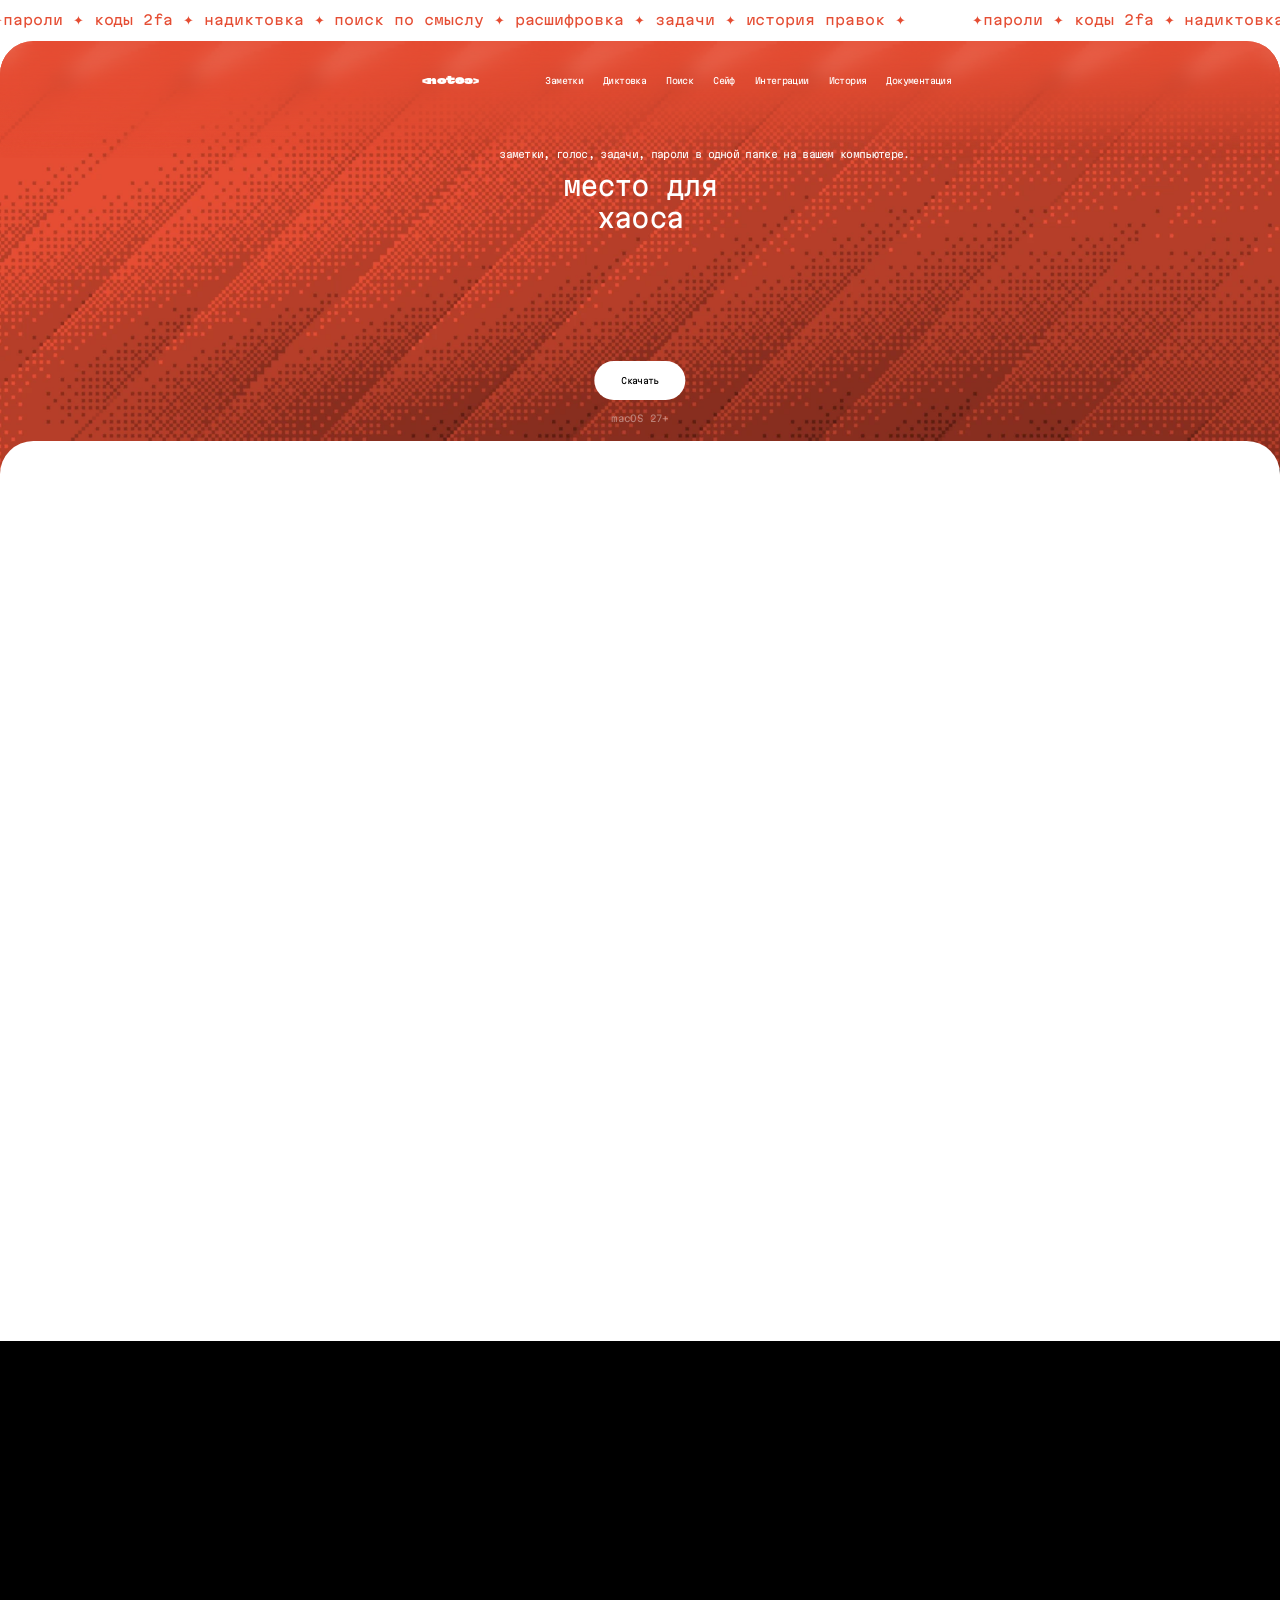
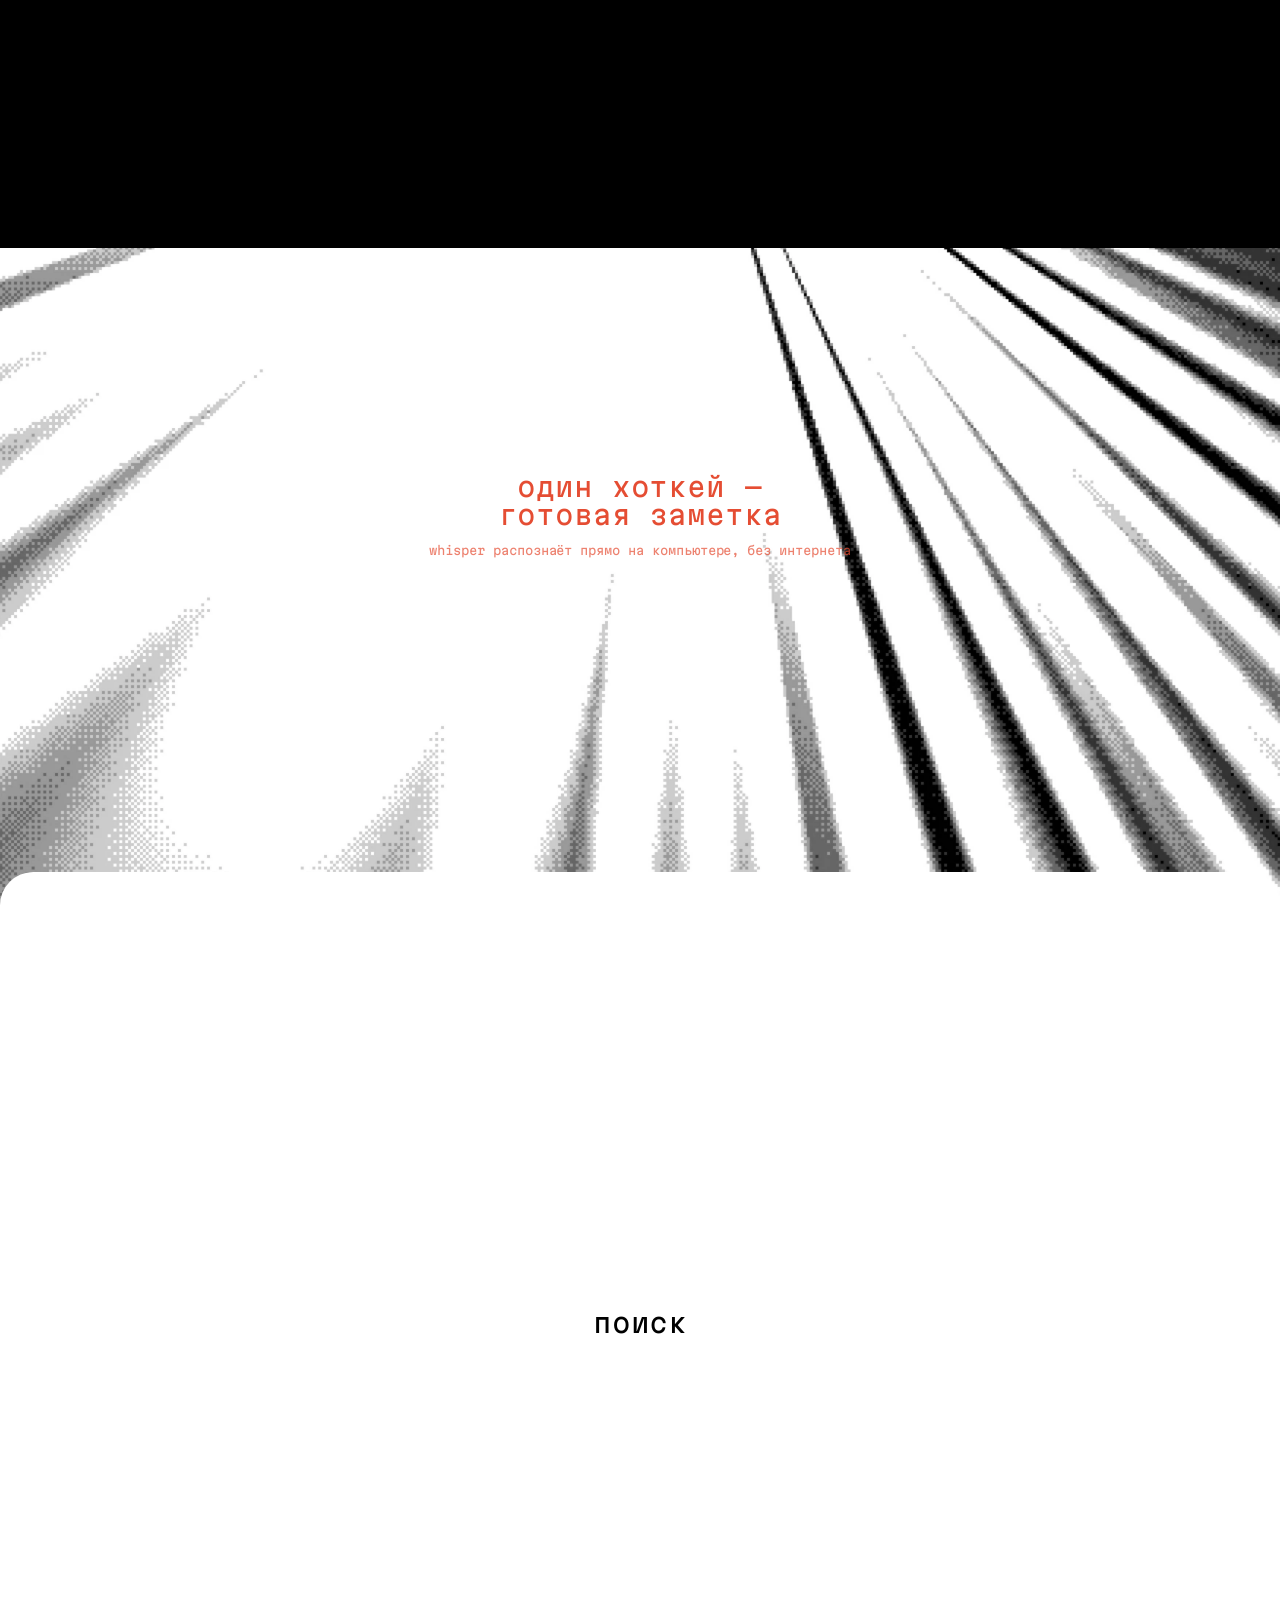
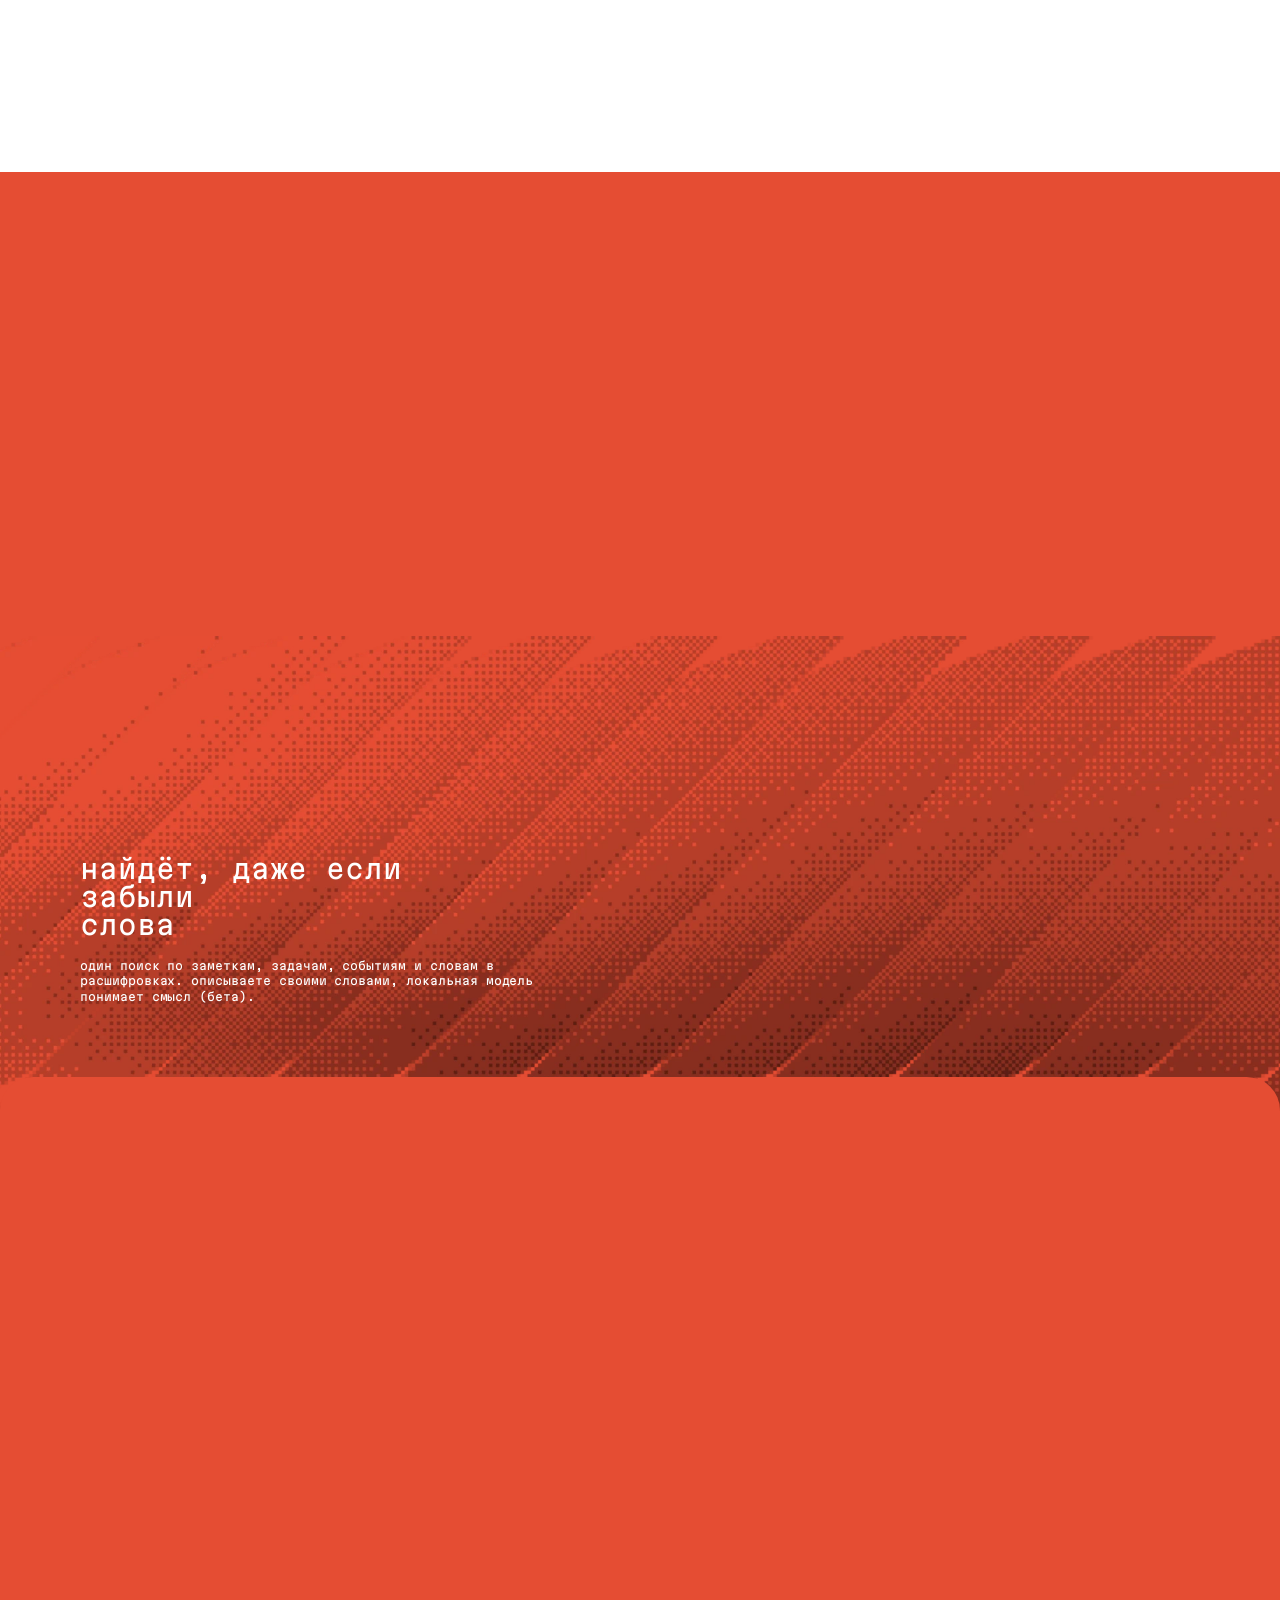
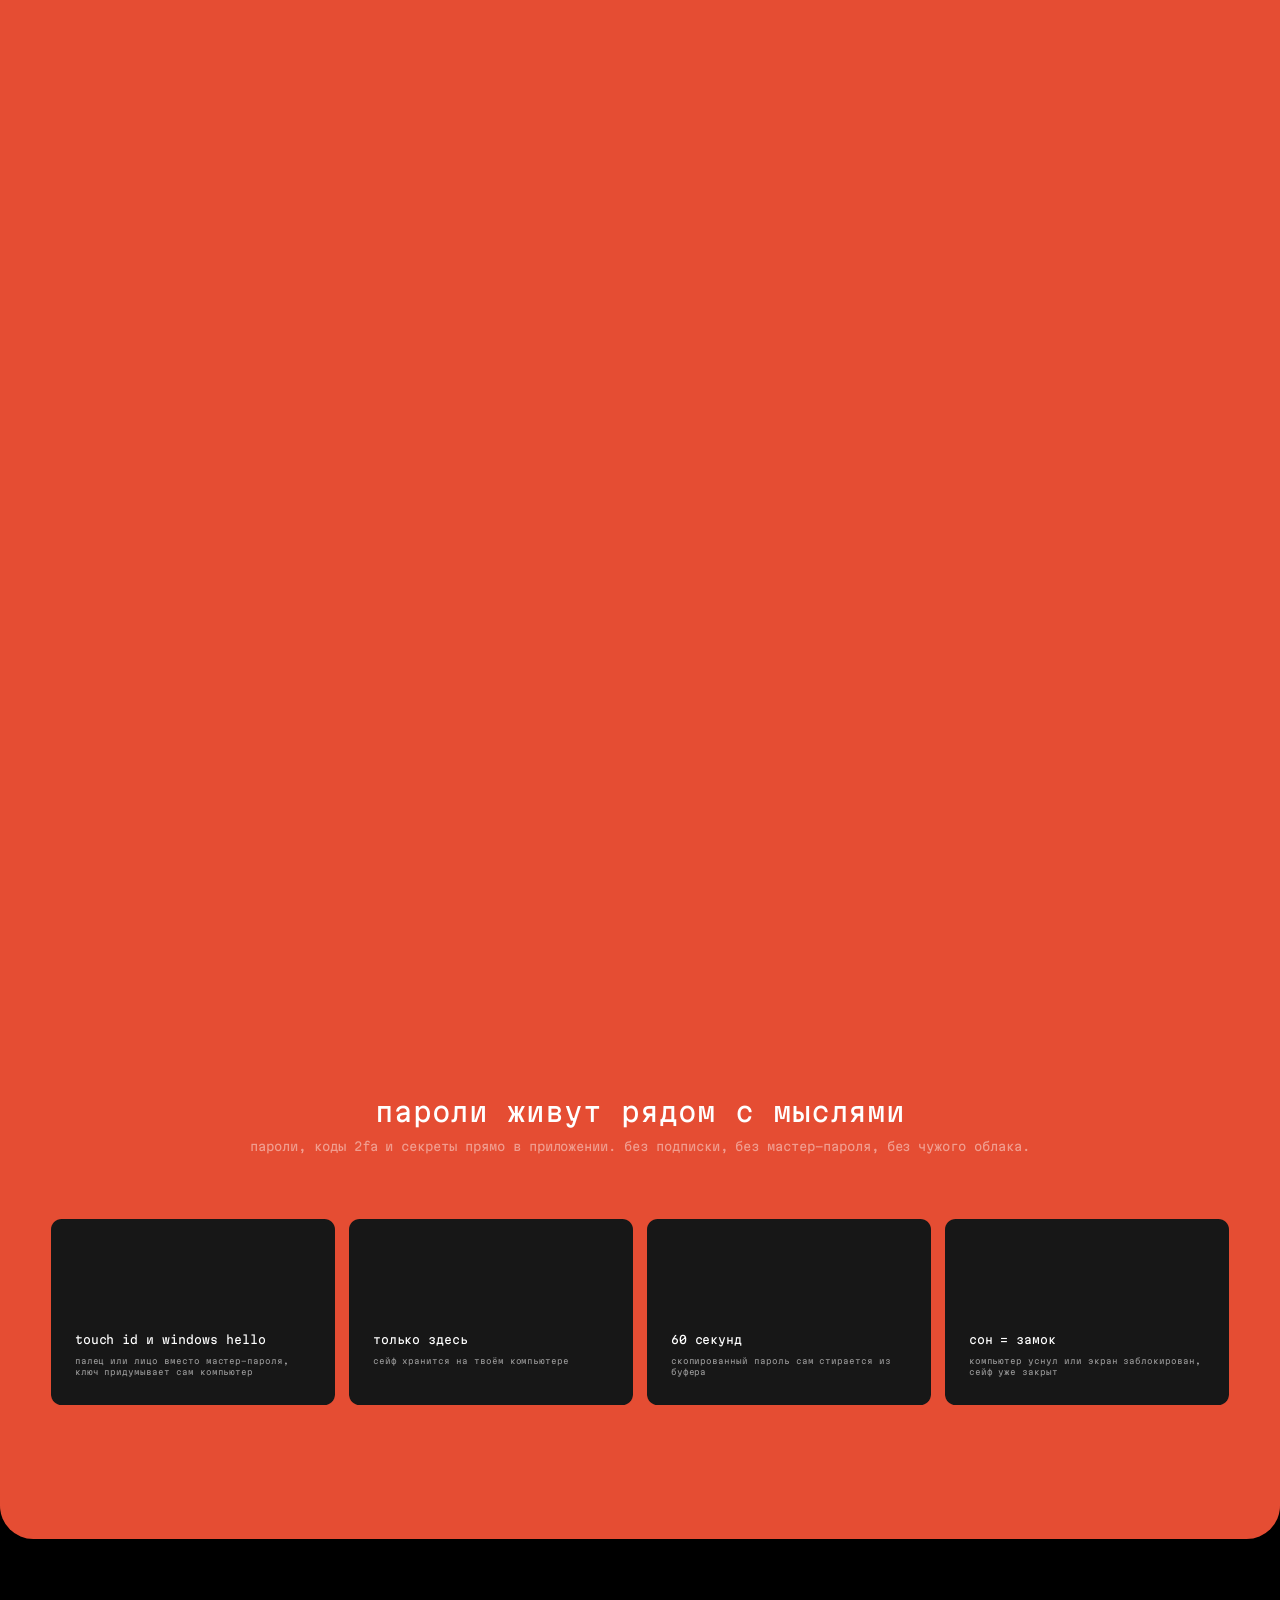
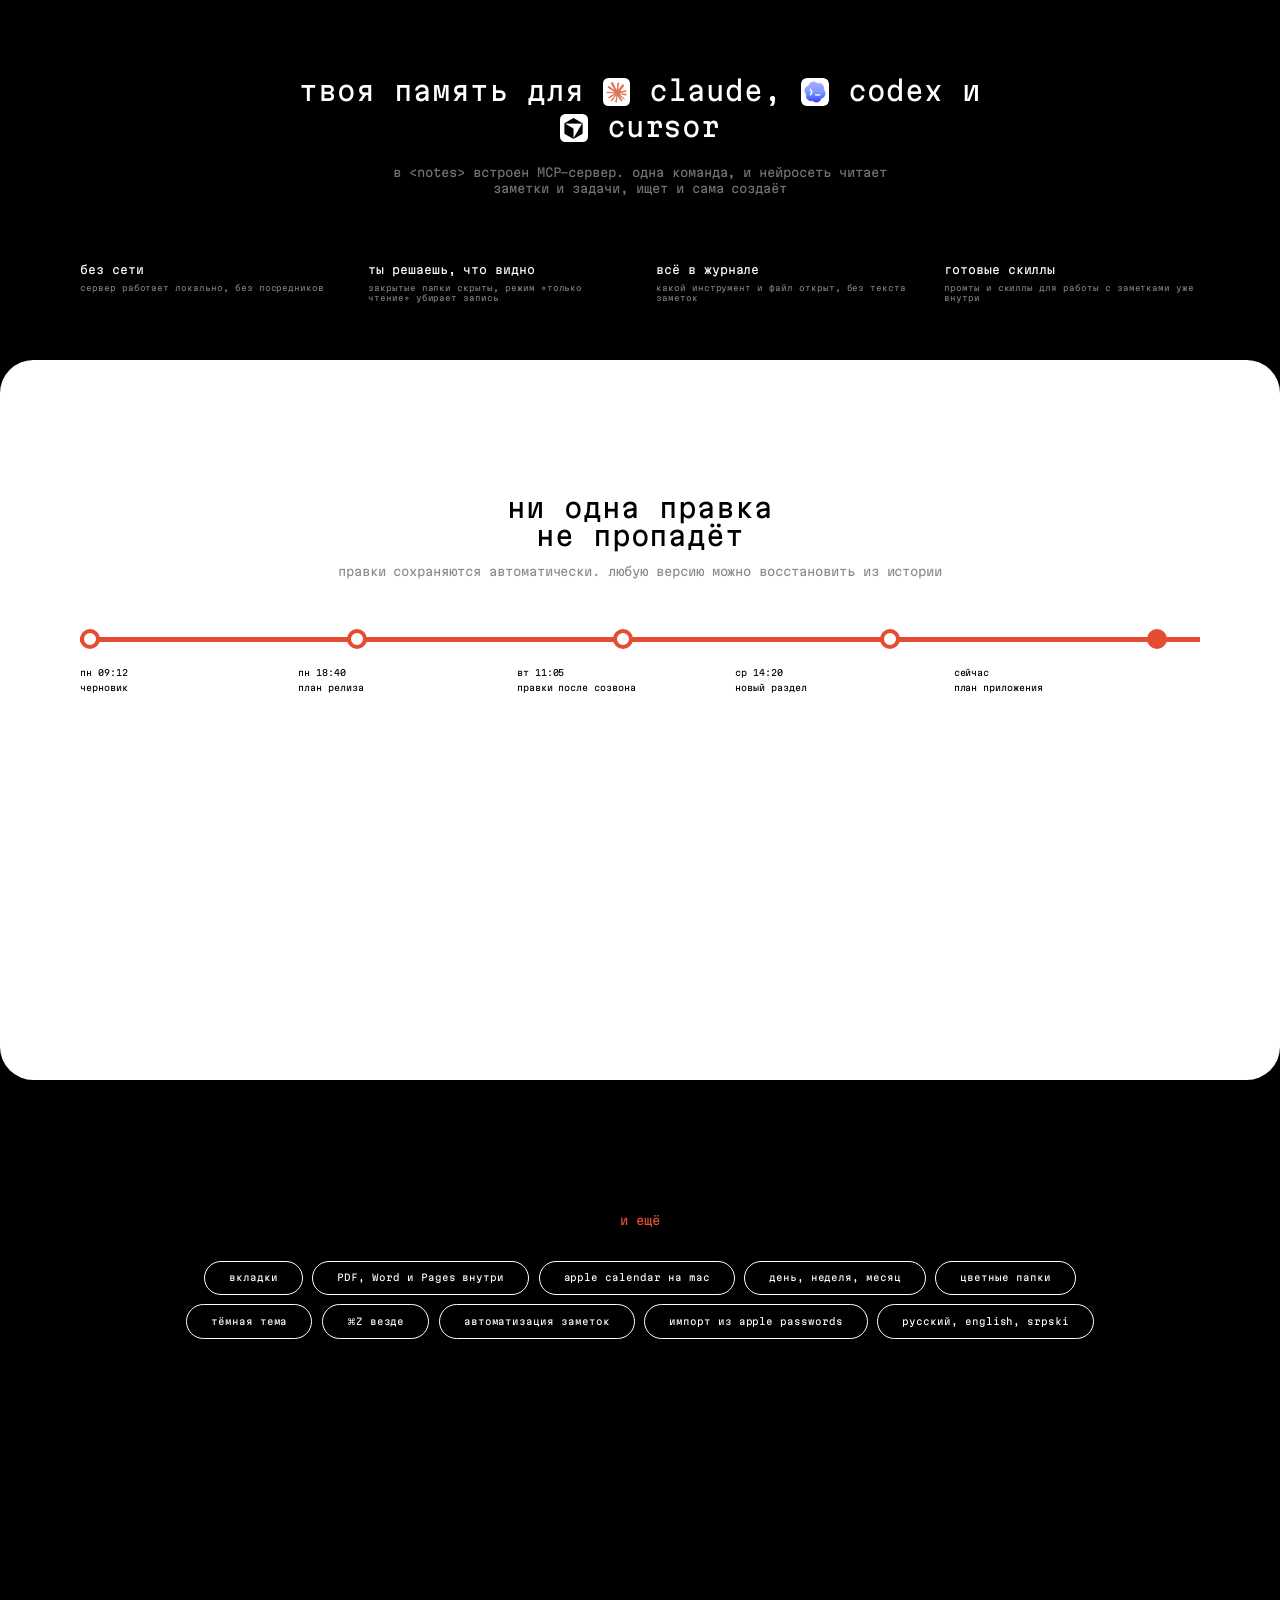
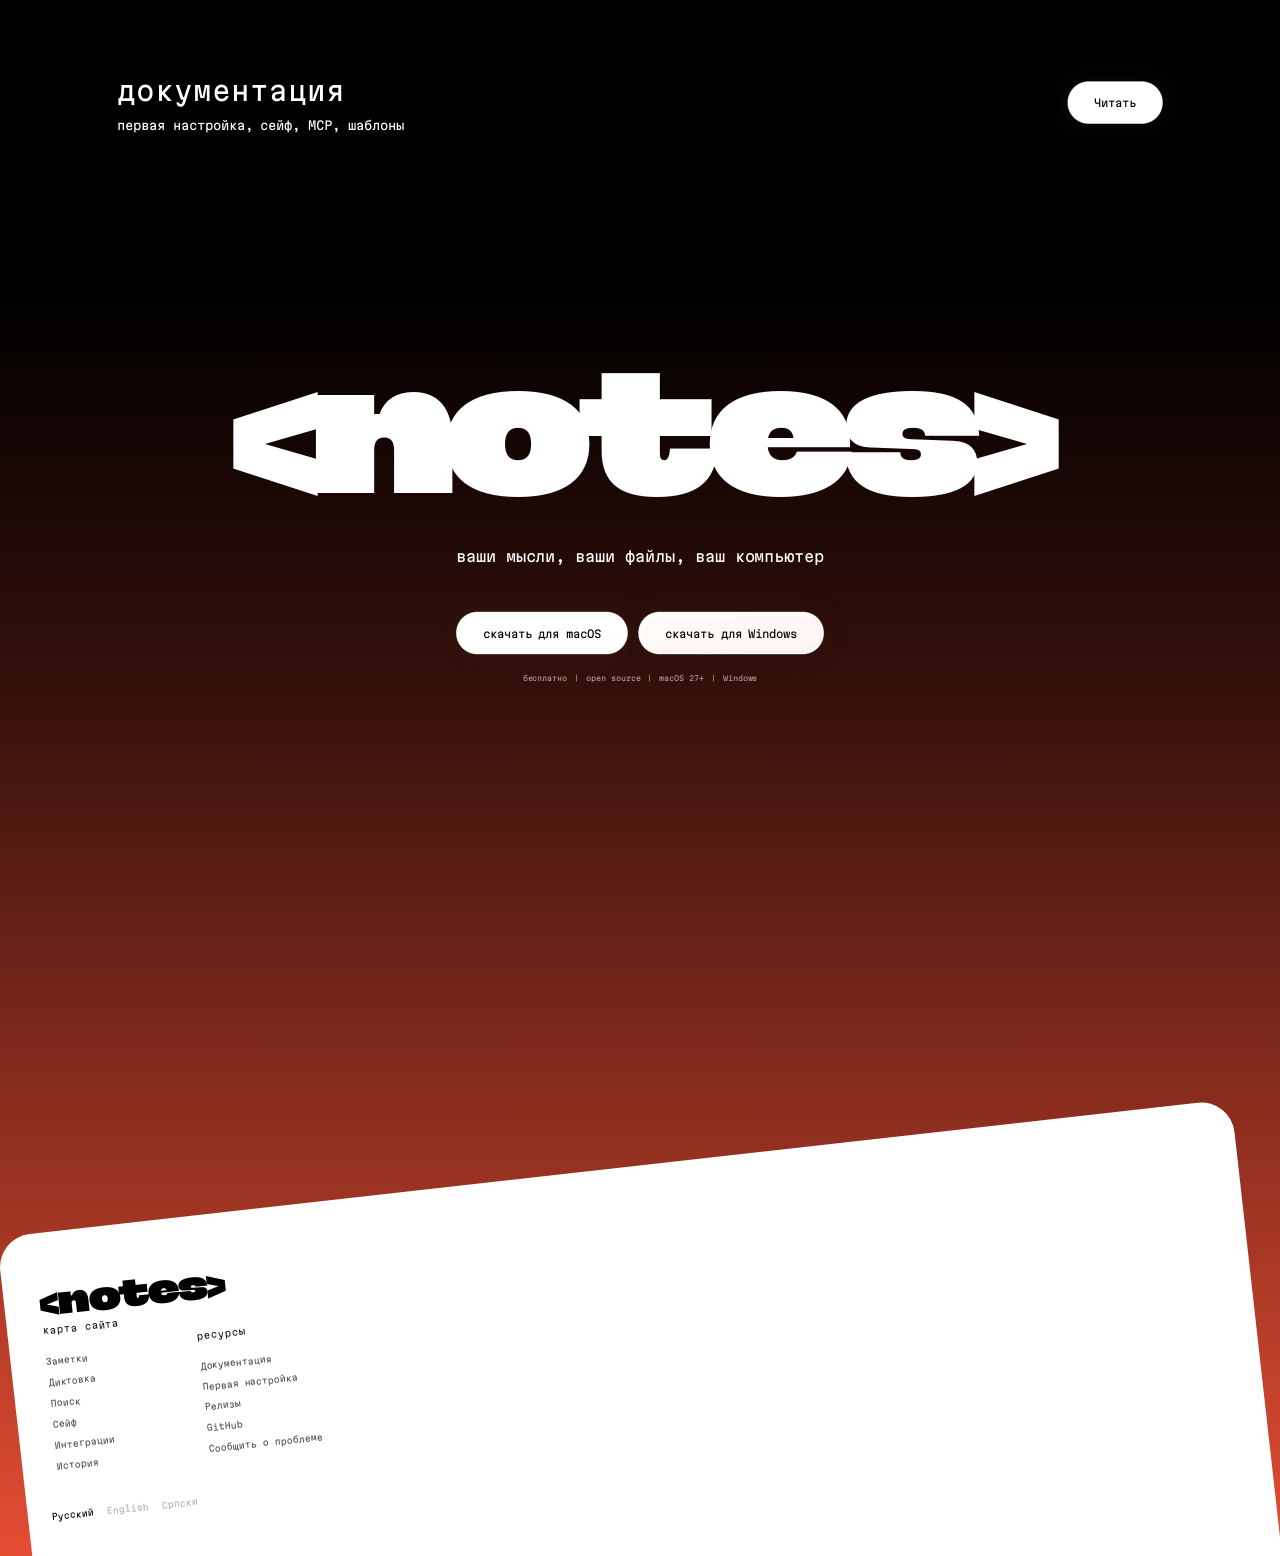
<file: index.html>
<!doctype html>
<html lang="ru">
<head>
  <meta charset="utf-8">
  <meta name="viewport" content="width=device-width, initial-scale=1">
  <title>&lt;notes&gt; - заметки в markdown, диктовка голосом и задачи</title>
  <meta name="description" content="Приложение для заметок, которое не мешает думать: markdown-файлы в вашей папке, диктовка голосом, задачи в календаре, умный поиск.">
  <link rel="canonical" href="https://notes.makark.ru/">
  <link rel="alternate" hreflang="ru" href="https://notes.makark.ru/">
  <link rel="alternate" hreflang="en" href="https://notes.makark.ru/en/">
  <link rel="alternate" hreflang="sr" href="https://notes.makark.ru/sr/">
  <link rel="alternate" hreflang="x-default" href="https://notes.makark.ru/">
  <meta name="theme-color" content="#e54d33">
  <meta name="google-site-verification" content="zvwFkJlDZwr8OYDx5CRDWOUhfa1DH-pNKbm4_YgaDCc">
  <link rel="icon" href="/favicon.ico" sizes="48x48">
  <link rel="icon" href="/assets/icons/favicon-32.png" type="image/png" sizes="32x32">
  <link rel="apple-touch-icon" href="/assets/icons/apple-touch-icon.png">
  <link rel="manifest" href="/site.webmanifest">

  <meta property="og:type" content="website">
  <meta property="og:site_name" content="<notes>">
  <meta property="og:url" content="https://notes.makark.ru/">
  <meta property="og:title" content="<notes> - заметки в markdown, диктовка голосом и задачи">
  <meta property="og:description" content="Приложение для заметок, которое не мешает думать: markdown-файлы в вашей папке, диктовка голосом, задачи в календаре, умный поиск.">
  <meta property="og:image" content="https://notes.makark.ru/assets/img/og-ru.png">
  <meta property="og:image:width" content="1200">
  <meta property="og:image:height" content="630">
  <meta property="og:locale" content="ru_RU">
  <meta property="og:locale:alternate" content="en_US">
  <meta property="og:locale:alternate" content="sr_RS">
  <meta property="og:image:alt" content="<notes> — место для мыслей">
  <meta name="twitter:card" content="summary_large_image">

  <script type="application/ld+json">
  {
    "@context": "https://schema.org",
    "@type": "SoftwareApplication",
    "name": "<notes>",
    "url": "https://notes.makark.ru/",
    "applicationCategory": "ProductivityApplication",
    "operatingSystem": "macOS",
    "inLanguage": ["ru", "en", "sr"],
    "description": "Приложение для заметок, которое не мешает думать: markdown-файлы в вашей папке, задачи в календаре, семантический поиск, локальная диктовка, шаблоны, история изменений через github.",
    "featureList": [
      "Markdown-файлы в вашей папке",
      "Задачи в Apple Calendar",
      "Семантический поиск",
      "Локальная диктовка с таймкодами и спикерами",
      "Шаблоны заметок",
      "История изменений и GitHub"
    ]
  }
  </script>
  <link rel="preload" href="assets/fonts/MartianMono.woff2" as="font" type="font/woff2" crossorigin>
  <link rel="preload" href="assets/fonts/MartianGrotesk-xWdUlt.woff2" as="font" type="font/woff2" crossorigin>
  <link rel="preload" href="assets/img/hero.webp" as="image" fetchpriority="high">
  <link rel="stylesheet" href="styles.css">
</head>
<body>
  <div class="ticker" aria-hidden="true">
    <div class="ticker__track">
      <span>✦пароли ✦ коды 2fa ✦ надиктовка ✦ поиск по смыслу ✦ расшифровка ✦ задачи ✦ история правок ✦</span>
      <span>✦пароли ✦ коды 2fa ✦ надиктовка ✦ поиск по смыслу ✦ расшифровка ✦ задачи ✦ история правок ✦</span>
    </div>
  </div>

  <main class="page">
    <header class="nav">
      <span class="nav__art" aria-hidden="true"></span>
      <a class="nav__logo" href="#">&lt;notes&gt;</a>
      <nav class="nav__links">
        <a href="#notes">Заметки</a>
        <a href="#voice">Диктовка</a>
        <a href="#search">Поиск</a>
        <a href="#security">Сейф</a>
        <a href="#mcp">Интеграции</a>
        <a href="#history">История</a>
        <a href="#faq">Документация</a>
      </nav>
    </header>

    <div class="top">
      <section class="hero">
        <svg class="hero__path" viewBox="0 0 1920 712" aria-hidden="true">
          <path id="loop" d="M117 176 H1803 A62 62 0 0 1 1865 238 V244 A62 62 0 0 1 1803 306 H117 A62 62 0 0 1 55 244 V238 A62 62 0 0 1 117 176 Z" fill="none"/>
          <text><textPath href="#loop" class="js-path">все что в голове - в одном месте</textPath></text>
          <text><textPath href="#loop" class="js-path">все что в голове - в одном месте</textPath></text>
        </svg>
        <h1 class="hero__title">
          <span class="js-place">место для</span>
          <span class="hero__word"><span class="js-word">мыслей</span></span>
        </h1>
        <a class="hero__download" href="https://github.com/EdinstvoAI/-notes-/releases">Скачать</a>
        <span class="hero__os">macOS 27+</span>
      </section>

      <section class="sheet scroll-scene" id="notes">
        <div class="scene-frame"><p class="lead js-lead">&lt;notes&gt; — единый центр работы, пишите Markdown,<br>диктуйте голосом, ставьте задачи</p></div>
      </section>
    </div>

    <section class="voice-feature" id="voice">
      <div class="voice-rays" aria-hidden="true"></div>
      <div class="feature__copy">
        <h2>один хоткей —<br>готовая заметка</h2>
        <p>whisper распознаёт прямо на компьютере, без интернета</p>
      </div>
    </section>

    <section class="search-feature" id="search">
      <div class="search-intro scroll-scene">
      <div class="search-screen scene-frame">
        <div class="search-label">поиск</div>
        <div class="search-ui">
          <div class="search-field"><span>⌕</span><b class="js-search-query"></b><i></i></div>
          <div class="search-status js-search-status">введите запрос</div>
          <article class="search-result"><small>план релиза.md</small><h3>созвон про запуск приложения</h3><p>подготовить сборку и отправить список изменений команде</p></article>
        </div>
      </div>
      </div>
      <div class="search-copy">
        <h2>найдёт, даже если забыли<br>слова</h2>
        <p>один поиск по заметкам, задачам, событиям и словам в расшифровках. описываете своими словами, локальная модель понимает смысл (бета).</p>
      </div>
    </section>

    <section class="vault-feature" id="security">
      <div class="vault-intro scroll-scene">
        <div class="scene-frame">
          <edinstvo-glass class="vault-glass" frost="0.24" refraction="0.65" dispersion="0.22" thickness="18" depth="22" stroke-thickness="2" tint="#e54d33" transparency="0.42" reflection="0.65"><span class="sr-only">сейф</span></edinstvo-glass>
          <svg class="vault-ring" viewBox="0 0 500 500" aria-hidden="true">
            <path id="vault-orbit" d="M250 36a214 214 0 1 1 0 428a214 214 0 1 1 0-428Z" fill="none"/>
            <text><textPath href="#vault-orbit">сейф</textPath></text>
          </svg>
        </div>
      </div>
      <div class="feature__copy"><h2>пароли живут рядом с мыслями</h2><p>пароли, коды 2fa и секреты прямо в приложении. без подписки, без мастер-пароля, без чужого облака.</p></div>
      <div class="vault-cards">
        <article><b>touch id и windows hello</b><p>палец или лицо вместо мастер-пароля, ключ придумывает сам компьютер</p></article>
        <article><b>только здесь</b><p>сейф хранится на твоём компьютере</p></article>
        <article><b>60 секунд</b><p>скопированный пароль сам стирается из буфера</p></article>
        <article><b>сон = замок</b><p>компьютер уснул или экран заблокирован, сейф уже закрыт</p></article>
      </div>
    </section>

    <section class="mcp-feature" id="mcp">
      <div class="feature__copy"><h2>твоя память для <span><img src="assets/img/claude.png" alt="" width="32" height="32"> claude</span>, <span><img src="assets/img/codex.png" alt="" width="42" height="42"> codex</span> и <span><img src="assets/img/cursor.png" alt="" width="32" height="32"> cursor</span></h2><p>в &lt;notes&gt; встроен MCP-сервер. одна команда, и нейросеть читает заметки и задачи, ищет и сама создаёт</p></div>
      <svg class="sr-only" aria-hidden="true"><symbol id="agent-pointer" viewBox="0 0 24 28"><path d="M2 2l19 15-9 1-4 8z" fill="currentColor" stroke="white" stroke-width="1.5" stroke-linejoin="round"/></symbol></svg>
      <div class="mini-features">
        <p><i class="agent-pointer" aria-hidden="true"><svg><use href="#agent-pointer"/></svg>Claude</i><b>без сети</b><span>сервер работает локально, без посредников</span></p>
        <p><i class="agent-pointer" aria-hidden="true"><svg><use href="#agent-pointer"/></svg>Codex</i><b>ты решаешь, что видно</b><span>закрытые папки скрыты, режим «только чтение» убирает запись</span></p>
        <p><i class="agent-pointer" aria-hidden="true"><svg><use href="#agent-pointer"/></svg>Cursor</i><b>всё в журнале</b><span>какой инструмент и файл открыт, без текста заметок</span></p>
        <p><i class="agent-pointer" aria-hidden="true"><svg><use href="#agent-pointer"/></svg>Ты</i><b>готовые скиллы</b><span>промты и скиллы для работы с заметками уже внутри</span></p>
      </div>
    </section>

    <section class="history-feature" id="history">
      <div class="feature__copy"><h2>ни одна правка<br>не пропадёт</h2><p>правки сохраняются автоматически. любую версию можно восстановить из истории</p></div>
      <div class="timeline"><i></i><b></b><b></b><b></b><b></b><b></b><span>пн 09:12<br>черновик</span><span>пн 18:40<br>план релиза</span><span>вт 11:05<br>правки после созвона</span><span>ср 14:20<br>новый раздел</span><span>сейчас<br>план приложения</span></div>
    </section>

    <section class="extras">
      <p>и ещё</p>
      <div><span>вкладки</span><span>PDF, Word и Pages внутри</span><span>apple calendar на mac</span><span>день, неделя, месяц</span><span>цветные папки</span><span>тёмная тема</span><span>⌘Z везде</span><span>автоматизация заметок</span><span>импорт из apple passwords</span><span>русский, english, srpski</span></div>
    </section>

    <section class="docs" id="faq"><div><h2>документация</h2><p>первая настройка, сейф, MCP, шаблоны</p></div><edinstvo-glass class="glass-button" frost="0.16" refraction="0.48" thickness="12" depth="18" tint="#ffffff" transparency="0.12" foreground="#000"><a href="https://github.com/EdinstvoAI/-notes-/tree/HEAD/docs">Читать</a></edinstvo-glass></section>

    <section class="bottom">
      <div class="cta"><h2>&lt;notes&gt;</h2><p>ваши мысли, ваши файлы, ваш компьютер</p><div><edinstvo-glass class="glass-button" frost="0.14" refraction="0.5" tint="#ffffff" transparency="0.18" foreground="#000"><a href="https://github.com/EdinstvoAI/-notes-/releases/download/multi-v1.1.3-beta/notes_1.1.3-beta_aarch64.dmg">скачать для macOS</a></edinstvo-glass><edinstvo-glass class="glass-button" frost="0.14" refraction="0.5" tint="#ffffff" transparency="0.18" foreground="#000"><a href="https://github.com/EdinstvoAI/-notes-/releases/download/multi-v1.1.3-beta/notes_1.1.3-beta_x64-setup.exe">скачать для Windows</a></edinstvo-glass></div><small>бесплатно　|　open source　|　macOS 27+　|　Windows</small></div>
      <footer class="footer">
        <div class="footer__sheet"></div>
        <a class="footer__logo" href="#">&lt;notes&gt;</a>
        <div class="footer__col footer__col--map">
          <h4>карта сайта</h4>
          <a href="#notes">Заметки</a><a href="#voice">Диктовка</a><a href="#search">Поиск</a><a href="#security">Сейф</a><a href="#mcp">Интеграции</a><a href="#history">История</a>
        </div>
        <div class="footer__col footer__col--res">
          <h4>ресурсы</h4>
          <a href="#faq">Документация</a><a href="https://github.com/EdinstvoAI/-notes-/blob/HEAD/docs/SETUP.md">Первая настройка</a><a href="https://github.com/EdinstvoAI/-notes-/releases">Релизы</a><a href="https://github.com/EdinstvoAI/-notes-">GitHub</a><a href="https://github.com/EdinstvoAI/-notes-/issues">Сообщить о проблеме</a>
        </div>
        <div class="footer__langs">
          <a data-lang="ru" lang="ru" hreflang="ru" href="/">Русский</a><a data-lang="en" lang="en" hreflang="en" href="/en/">English</a><a data-lang="sr" lang="sr" hreflang="sr" href="/sr/">Српски</a>
        </div>
      </footer>
    </section>
  </main>

  <script type="module" src="assets/glass/define.js"></script>
  <script src="i18n.js"></script>
  <script src="main.js"></script>
</body>
</html>
</file>
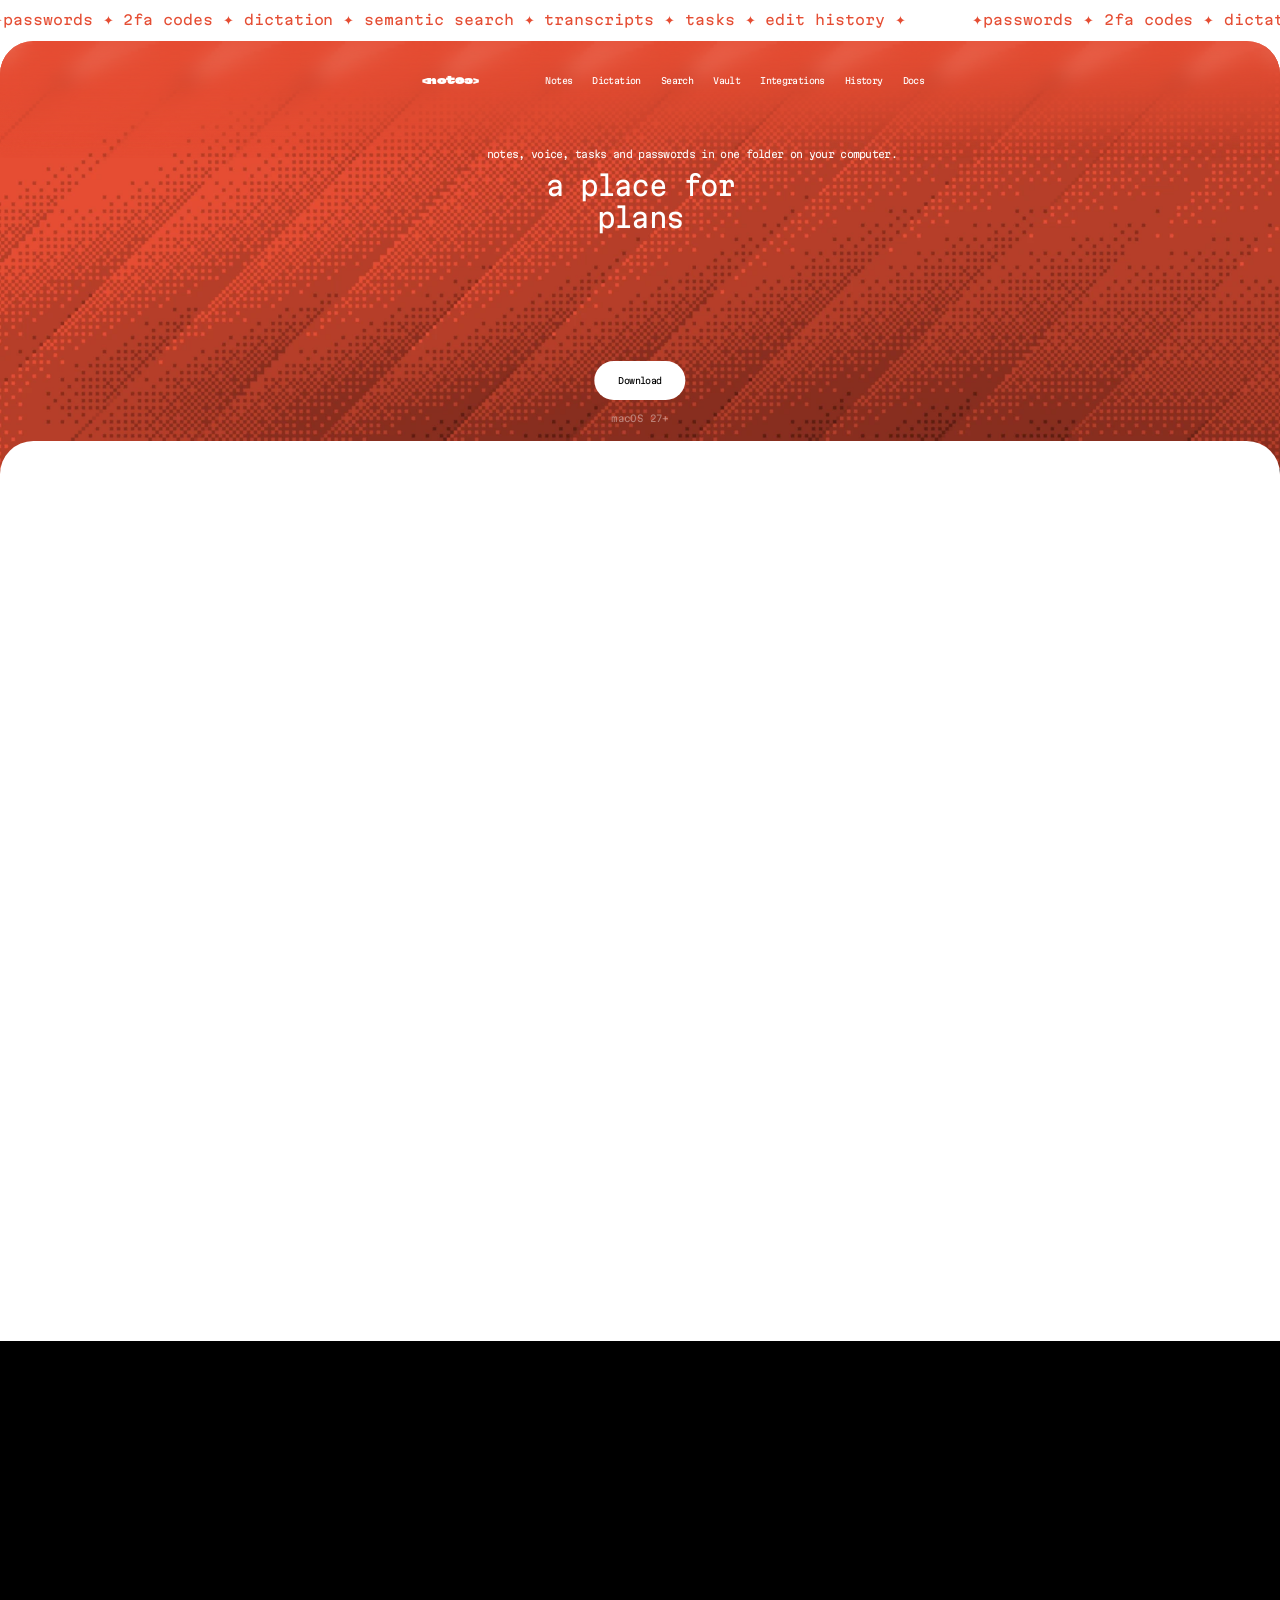
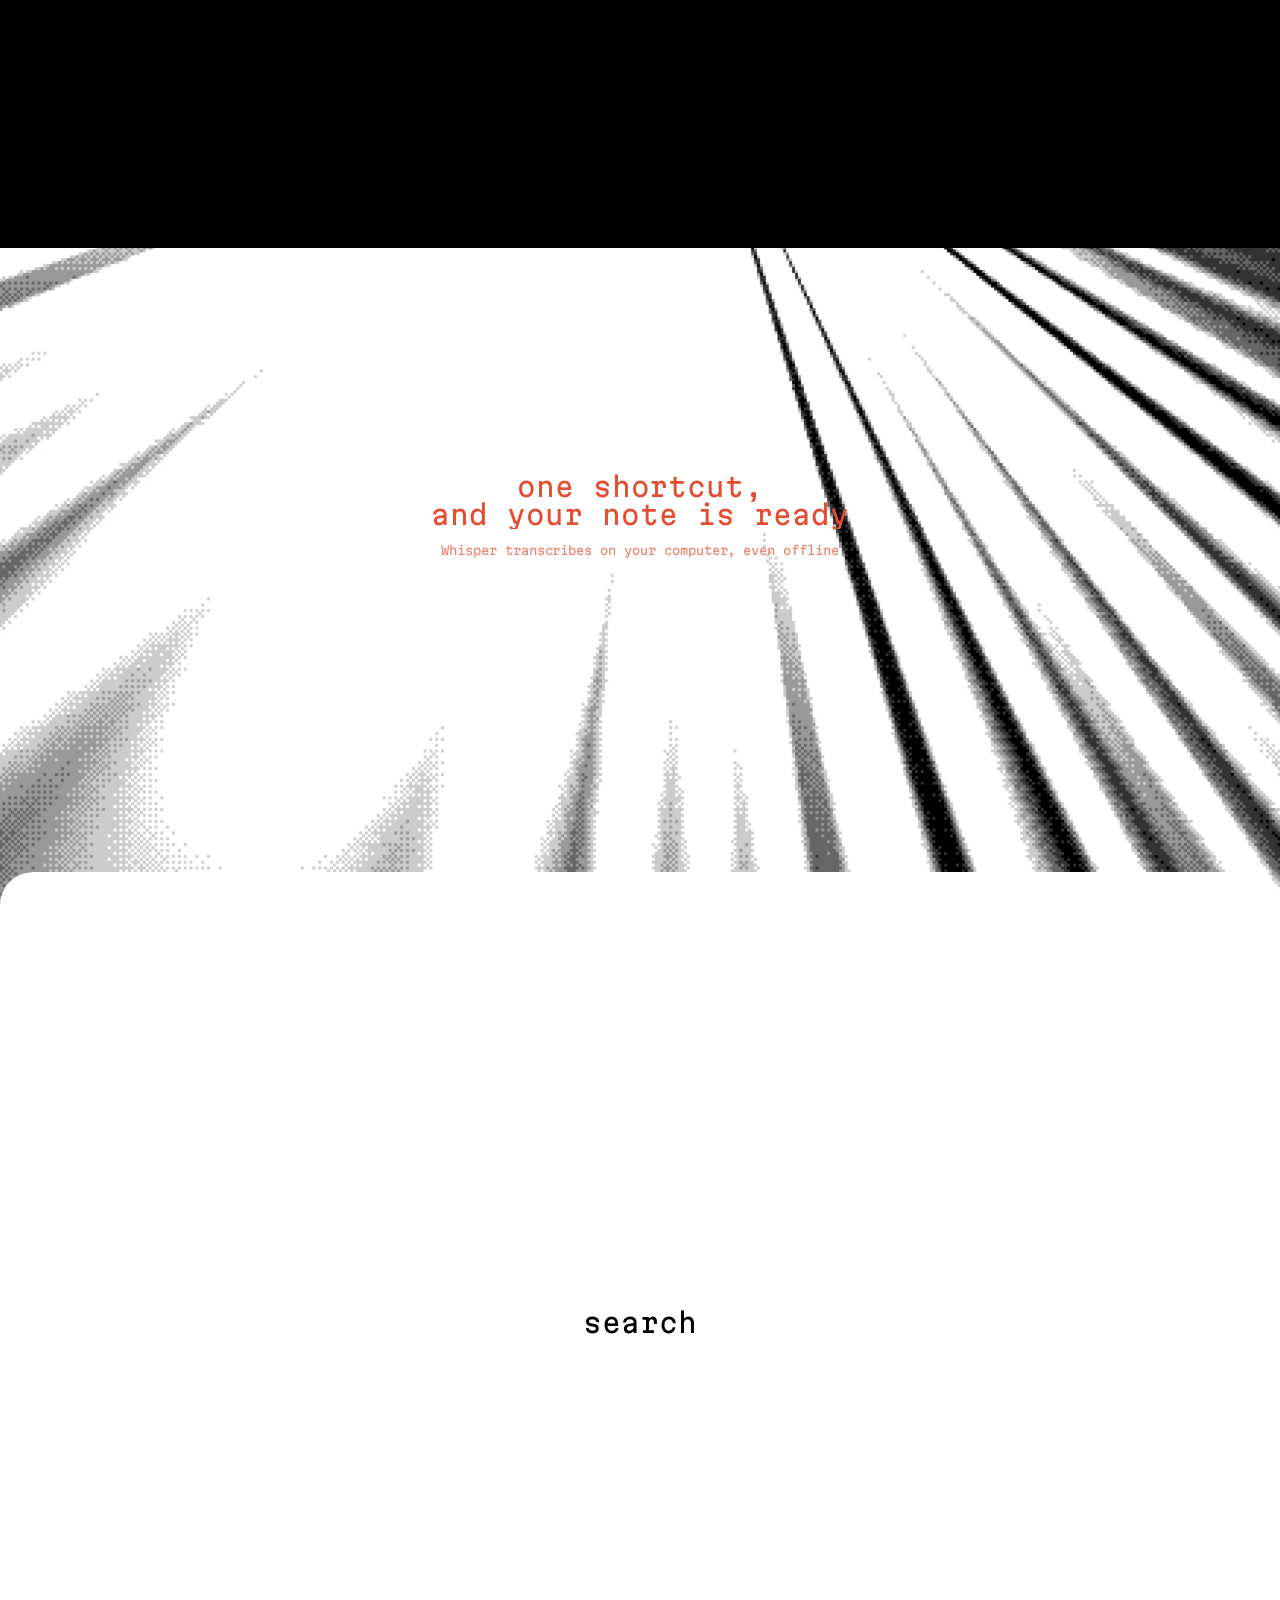
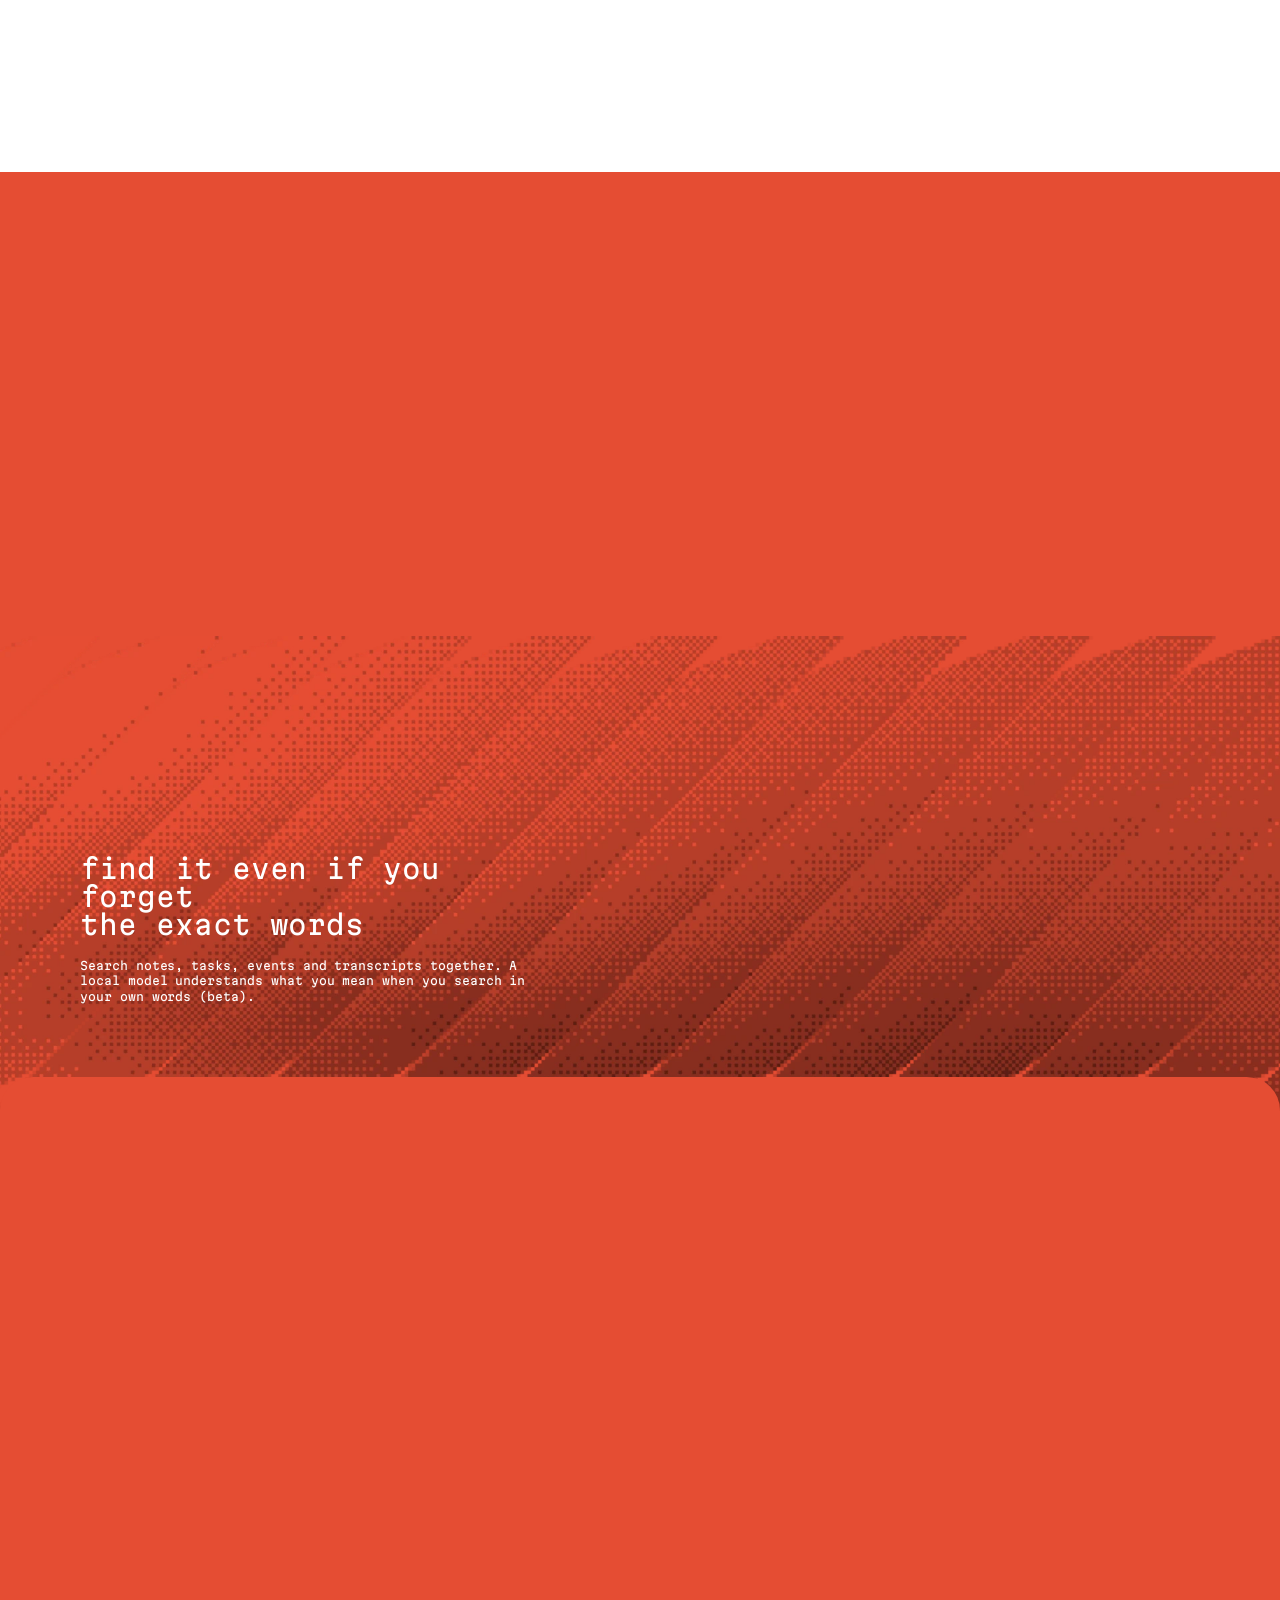
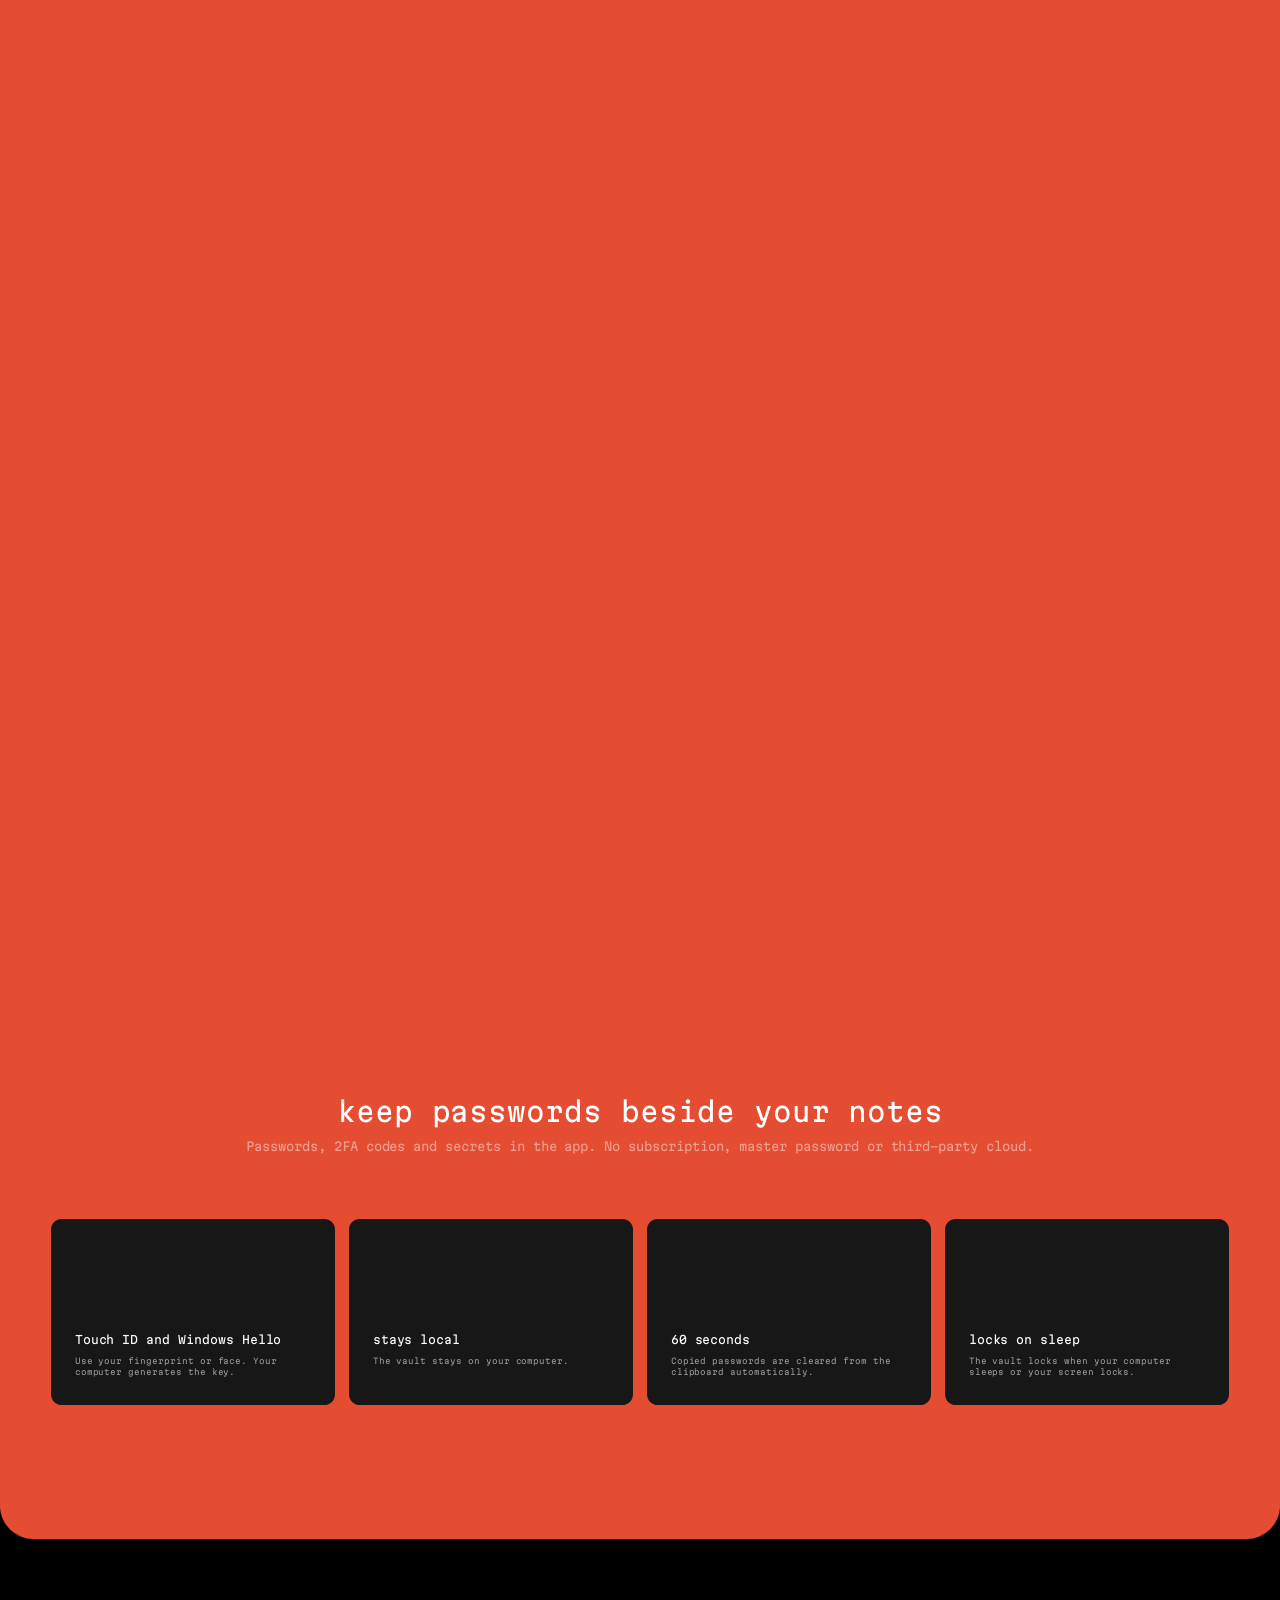
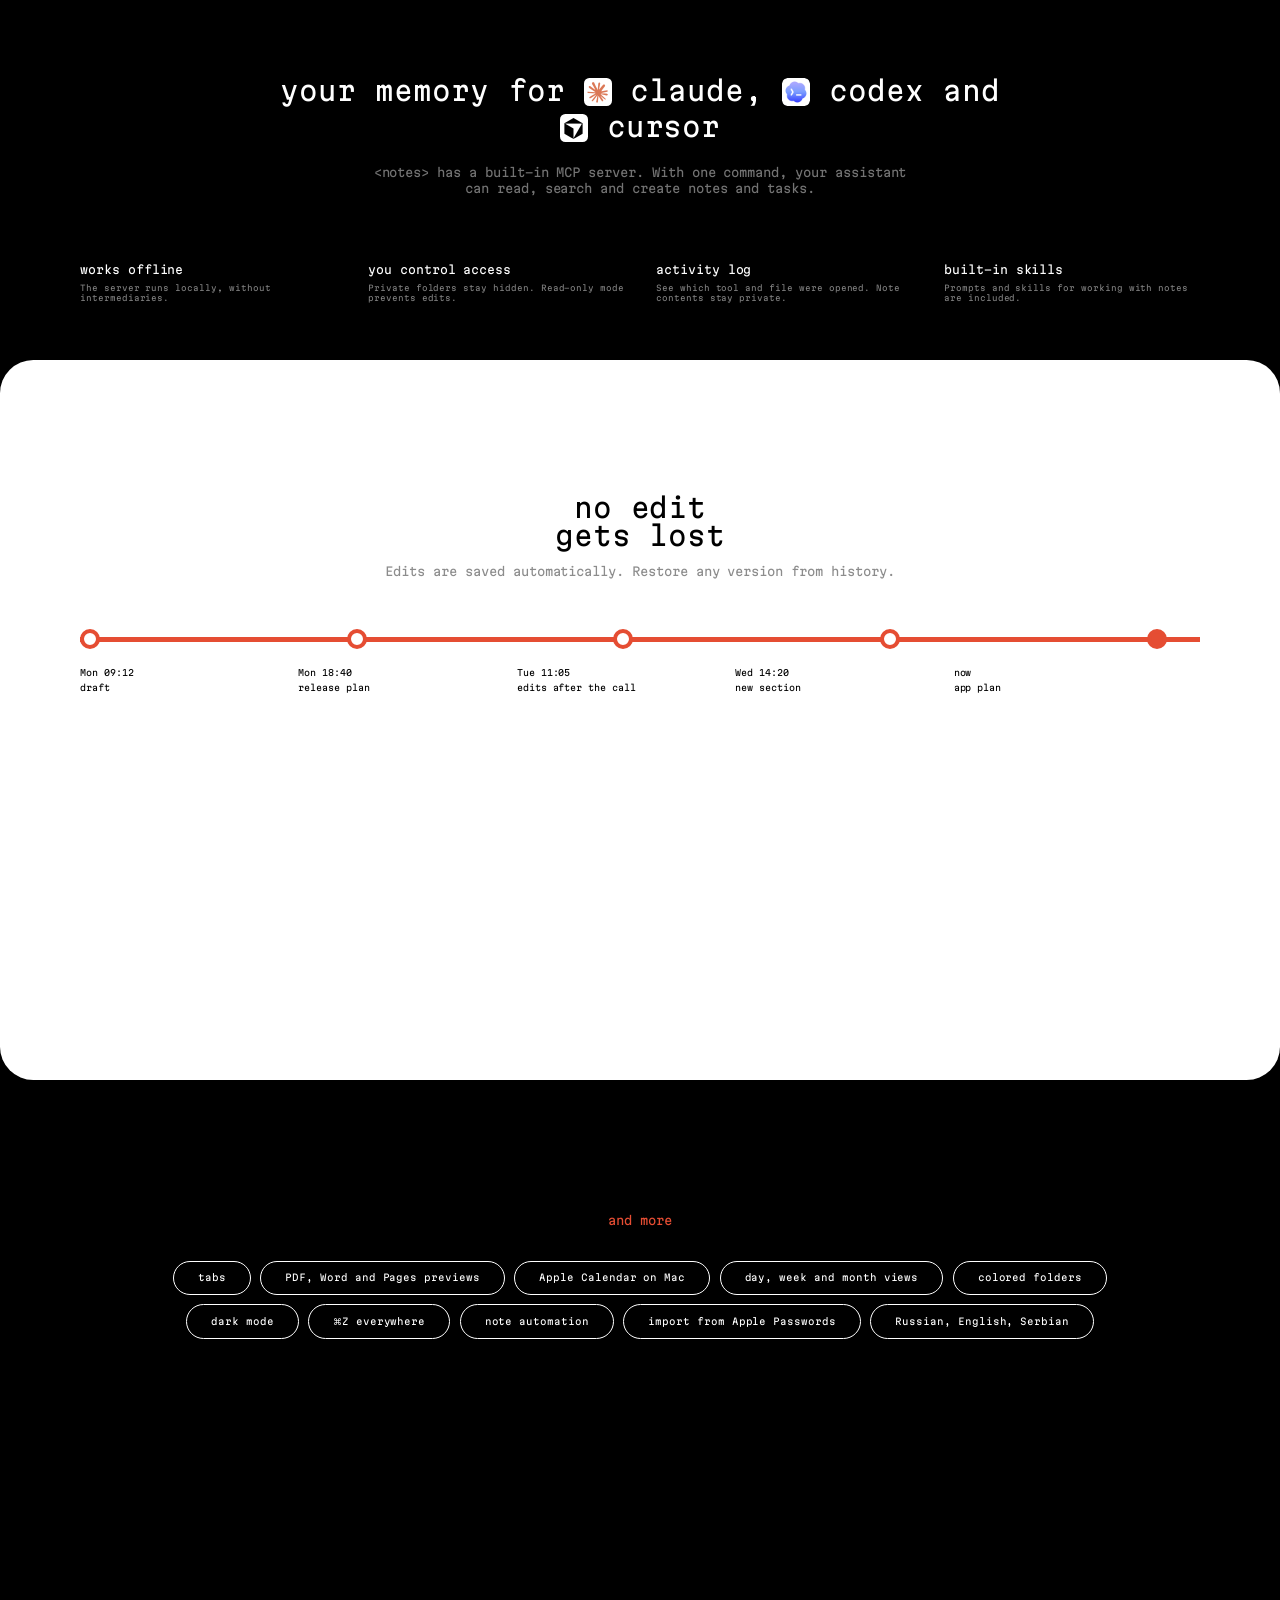
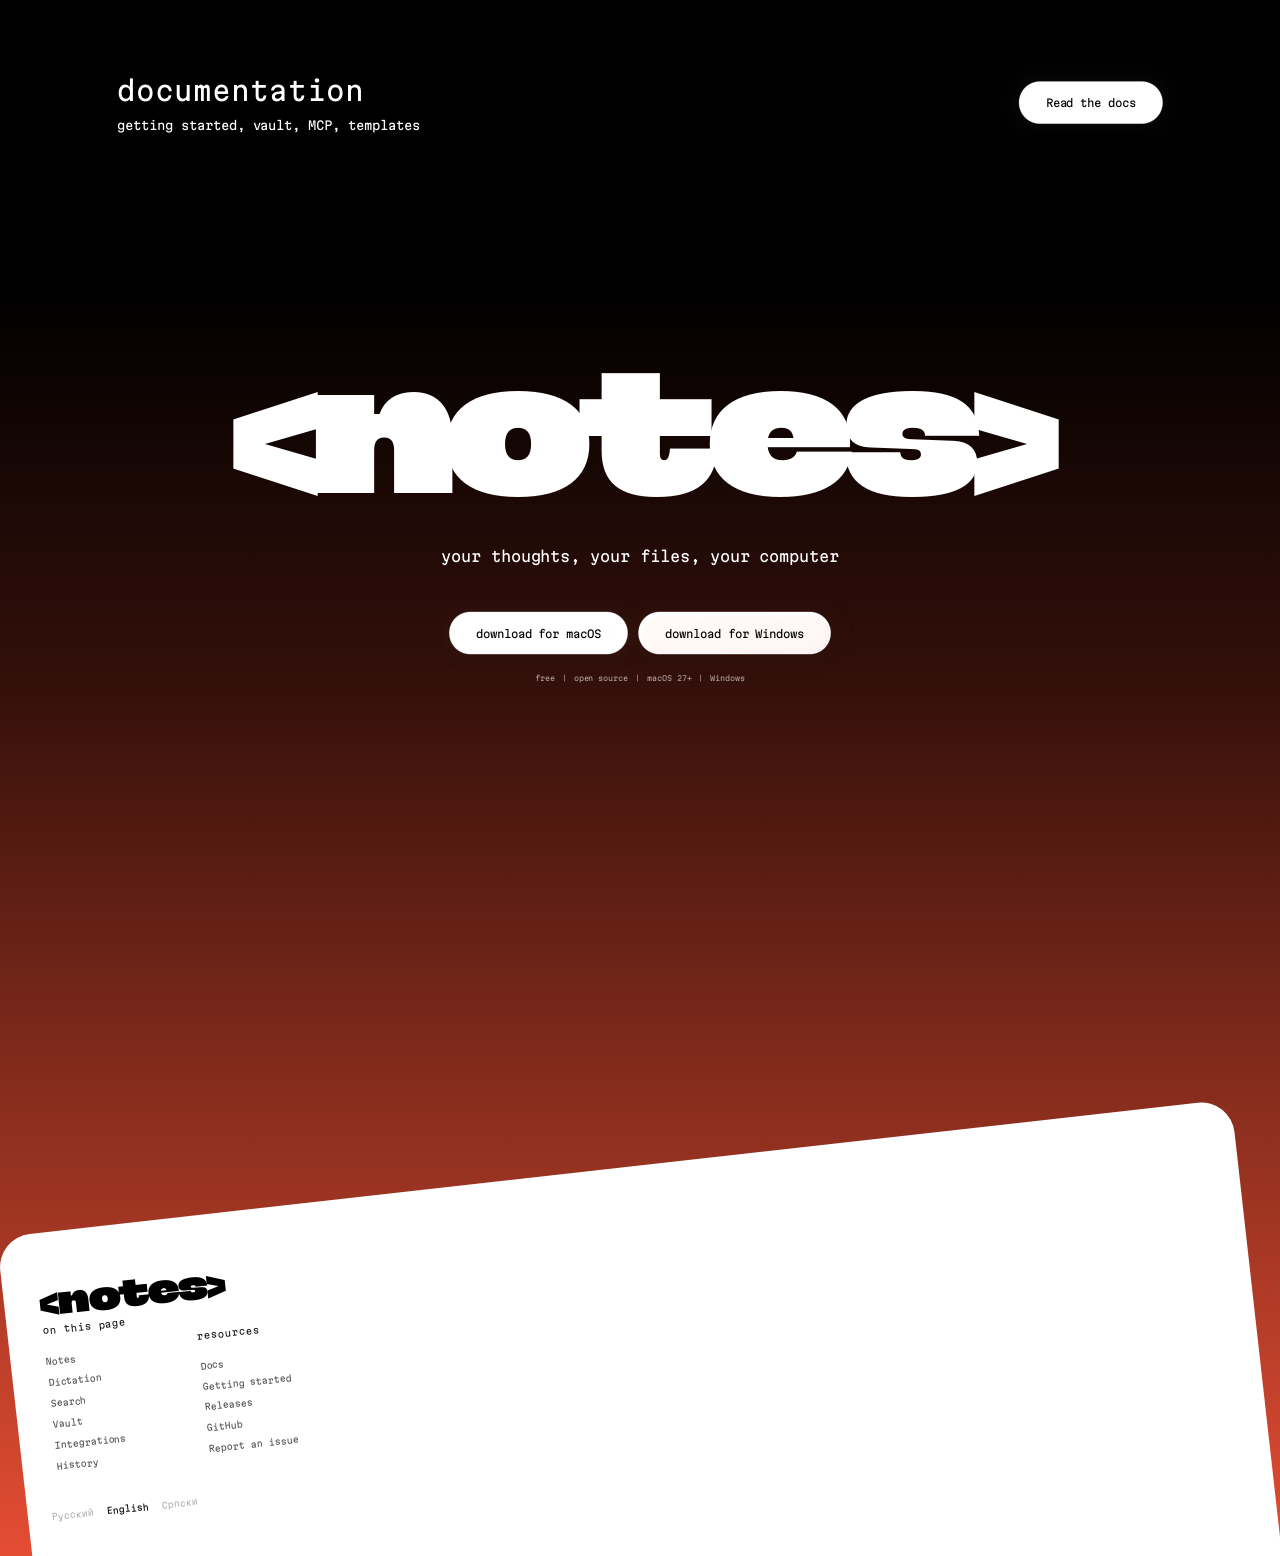
<file: en/index.html>
<!doctype html>
<html lang="en">
<head>
  <meta charset="utf-8">
  <meta name="viewport" content="width=device-width, initial-scale=1">
  <title>&lt;notes&gt; - markdown notes, voice dictation and tasks</title>
  <meta name="description" content="A notes app that doesn’t get in the way of thinking: markdown files in your folder, voice dictation, tasks in your calendar, smart search.">
  <link rel="canonical" href="https://notes.makark.ru/en/">
  <link rel="alternate" hreflang="ru" href="https://notes.makark.ru/">
  <link rel="alternate" hreflang="en" href="https://notes.makark.ru/en/">
  <link rel="alternate" hreflang="sr" href="https://notes.makark.ru/sr/">
  <link rel="alternate" hreflang="x-default" href="https://notes.makark.ru/">
  <meta name="theme-color" content="#e54d33">
  <meta name="google-site-verification" content="zvwFkJlDZwr8OYDx5CRDWOUhfa1DH-pNKbm4_YgaDCc">
  <link rel="icon" href="/favicon.ico" sizes="48x48">
  <link rel="icon" href="/assets/icons/favicon-32.png" type="image/png" sizes="32x32">
  <link rel="apple-touch-icon" href="/assets/icons/apple-touch-icon.png">
  <link rel="manifest" href="/site.webmanifest">

  <meta property="og:type" content="website">
  <meta property="og:site_name" content="<notes>">
  <meta property="og:url" content="https://notes.makark.ru/en/">
  <meta property="og:title" content="&lt;notes&gt; - markdown notes, voice dictation and tasks">
  <meta property="og:description" content="A notes app that doesn’t get in the way of thinking: markdown files in your folder, voice dictation, tasks in your calendar, smart search.">
  <meta property="og:image" content="https://notes.makark.ru/assets/img/og-en.png">
  <meta property="og:image:width" content="1200">
  <meta property="og:image:height" content="630">
  <meta property="og:locale" content="en_US">
  <meta property="og:locale:alternate" content="ru_RU">
  <meta property="og:locale:alternate" content="sr_RS">
  <meta property="og:image:alt" content="&lt;notes&gt; — a place for thoughts">
  <meta name="twitter:card" content="summary_large_image">

  <script type="application/ld+json">
  {
    "@context": "https://schema.org",
    "@type": "SoftwareApplication",
    "name": "<notes>",
    "url": "https://notes.makark.ru/",
    "applicationCategory": "ProductivityApplication",
    "operatingSystem": "macOS",
    "inLanguage": ["ru", "en", "sr"],
    "description": "Приложение для заметок, которое не мешает думать: markdown-файлы в вашей папке, задачи в календаре, семантический поиск, локальная диктовка, шаблоны, история изменений через github.",
    "featureList": [
      "Markdown-файлы в вашей папке",
      "Задачи в Apple Calendar",
      "Семантический поиск",
      "Локальная диктовка с таймкодами и спикерами",
      "Шаблоны заметок",
      "История изменений и GitHub"
    ]
  }
  </script>
  <link rel="preload" href="../assets/fonts/MartianMono.woff2" as="font" type="font/woff2" crossorigin>
  <link rel="preload" href="../assets/fonts/MartianGrotesk-xWdUlt.woff2" as="font" type="font/woff2" crossorigin>
  <link rel="preload" href="../assets/img/hero.webp" as="image" fetchpriority="high">
  <link rel="stylesheet" href="../styles.css">
</head>
<body>
  <div class="ticker" aria-hidden="true">
    <div class="ticker__track">
      <span>✦passwords ✦ 2FA codes ✦ dictation ✦ semantic search ✦ transcripts ✦ tasks ✦ edit history ✦</span>
      <span>✦passwords ✦ 2FA codes ✦ dictation ✦ semantic search ✦ transcripts ✦ tasks ✦ edit history ✦</span>
    </div>
  </div>

  <main class="page">
    <header class="nav">
      <span class="nav__art" aria-hidden="true"></span>
      <a class="nav__logo" href="#">&lt;notes&gt;</a>
      <nav class="nav__links">
        <a href="#notes">Notes</a>
        <a href="#voice">Dictation</a>
        <a href="#search">Search</a>
        <a href="#security">Vault</a>
        <a href="#mcp">Integrations</a>
        <a href="#history">History</a>
        <a href="#faq">Docs</a>
      </nav>
    </header>

    <div class="top">
      <section class="hero">
        <svg class="hero__path" viewBox="0 0 1920 712" aria-hidden="true">
          <path id="loop" d="M117 176 H1803 A62 62 0 0 1 1865 238 V244 A62 62 0 0 1 1803 306 H117 A62 62 0 0 1 55 244 V238 A62 62 0 0 1 117 176 Z" fill="none"/>
          <text><textPath href="#loop" class="js-path">everything on your mind in one place</textPath></text>
          <text><textPath href="#loop" class="js-path">everything on your mind in one place</textPath></text>
        </svg>
        <h1 class="hero__title">
          <span class="js-place">a place for</span>
          <span class="hero__word"><span class="js-word">thoughts</span></span>
        </h1>
        <a class="hero__download" href="https://github.com/EdinstvoAI/-notes-/releases">Download</a>
        <span class="hero__os">macOS 27+</span>
      </section>

      <section class="sheet scroll-scene" id="notes">
        <div class="scene-frame"><p class="lead js-lead">&lt;notes&gt; — one place to work. Write in Markdown,<br>dictate notes and set tasks</p></div>
      </section>
    </div>

    <section class="voice-feature" id="voice">
      <div class="voice-rays" aria-hidden="true"></div>
      <div class="feature__copy">
        <h2>one shortcut,<br>and your note is ready</h2>
        <p>Whisper transcribes on your computer, even offline</p>
      </div>
    </section>

    <section class="search-feature" id="search">
      <div class="search-intro scroll-scene">
      <div class="search-screen scene-frame">
        <div class="search-label">search</div>
        <div class="search-ui">
          <div class="search-field"><span>⌕</span><b class="js-search-query"></b><i></i></div>
          <div class="search-status js-search-status">enter a query</div>
          <article class="search-result"><small>release plan.md</small><h3>call about the app launch</h3><p>prepare a build and send the changelog to the team</p></article>
        </div>
      </div>
      </div>
      <div class="search-copy">
        <h2>find it even if you forget<br>the exact words</h2>
        <p>Search notes, tasks, events and transcripts together. A local model understands what you mean when you search in your own words (beta).</p>
      </div>
    </section>

    <section class="vault-feature" id="security">
      <div class="vault-intro scroll-scene">
        <div class="scene-frame">
          <edinstvo-glass class="vault-glass" frost="0.24" refraction="0.65" dispersion="0.22" thickness="18" depth="22" stroke-thickness="2" tint="#e54d33" transparency="0.42" reflection="0.65"><span class="sr-only">vault</span></edinstvo-glass>
          <svg class="vault-ring" viewBox="0 0 500 500" aria-hidden="true">
            <path id="vault-orbit" d="M250 36a214 214 0 1 1 0 428a214 214 0 1 1 0-428Z" fill="none"/>
            <text><textPath href="#vault-orbit">vault</textPath></text>
          </svg>
        </div>
      </div>
      <div class="feature__copy"><h2>keep passwords beside your notes</h2><p>Passwords, 2FA codes and secrets in the app. No subscription, master password or third-party cloud.</p></div>
      <div class="vault-cards">
        <article><b>Touch ID and Windows Hello</b><p>Use your fingerprint or face. Your computer generates the key.</p></article>
        <article><b>stays local</b><p>The vault stays on your computer.</p></article>
        <article><b>60 seconds</b><p>Copied passwords are cleared from the clipboard automatically.</p></article>
        <article><b>locks on sleep</b><p>The vault locks when your computer sleeps or your screen locks.</p></article>
      </div>
    </section>

    <section class="mcp-feature" id="mcp">
      <div class="feature__copy"><h2>your memory for <span><img src="../assets/img/claude.png" alt="" width="32" height="32"> claude</span>, <span><img src="../assets/img/codex.png" alt="" width="42" height="42"> codex</span> and <span><img src="../assets/img/cursor.png" alt="" width="32" height="32"> cursor</span></h2><p>&lt;notes&gt; has a built-in MCP server. With one command, your assistant can read, search and create notes and tasks.</p></div>
      <svg class="sr-only" aria-hidden="true"><symbol id="agent-pointer" viewBox="0 0 24 28"><path d="M2 2l19 15-9 1-4 8z" fill="currentColor" stroke="white" stroke-width="1.5" stroke-linejoin="round"/></symbol></svg>
      <div class="mini-features">
        <p><i class="agent-pointer" aria-hidden="true"><svg><use href="#agent-pointer"/></svg>Claude</i><b>works offline</b><span>The server runs locally, without intermediaries.</span></p>
        <p><i class="agent-pointer" aria-hidden="true"><svg><use href="#agent-pointer"/></svg>Codex</i><b>you control access</b><span>Private folders stay hidden. Read-only mode prevents edits.</span></p>
        <p><i class="agent-pointer" aria-hidden="true"><svg><use href="#agent-pointer"/></svg>Cursor</i><b>activity log</b><span>See which tool and file were opened. Note contents stay private.</span></p>
        <p><i class="agent-pointer" aria-hidden="true"><svg><use href="#agent-pointer"/></svg>You</i><b>built-in skills</b><span>Prompts and skills for working with notes are included.</span></p>
      </div>
    </section>

    <section class="history-feature" id="history">
      <div class="feature__copy"><h2>no edit<br>gets lost</h2><p>Edits are saved automatically. Restore any version from history.</p></div>
      <div class="timeline"><i></i><b></b><b></b><b></b><b></b><b></b><span>Mon 09:12<br>draft</span><span>Mon 18:40<br>release plan</span><span>Tue 11:05<br>edits after the call</span><span>Wed 14:20<br>new section</span><span>now<br>app plan</span></div>
    </section>

    <section class="extras">
      <p>and more</p>
      <div><span>tabs</span><span>PDF, Word and Pages previews</span><span>Apple Calendar on Mac</span><span>day, week and month views</span><span>colored folders</span><span>dark mode</span><span>⌘Z everywhere</span><span>note automation</span><span>import from Apple Passwords</span><span>Russian, English, Serbian</span></div>
    </section>

    <section class="docs" id="faq"><div><h2>documentation</h2><p>getting started, vault, MCP, templates</p></div><edinstvo-glass class="glass-button" frost="0.16" refraction="0.48" thickness="12" depth="18" tint="#ffffff" transparency="0.12" foreground="#000"><a href="https://github.com/EdinstvoAI/-notes-/tree/HEAD/docs">Read the docs</a></edinstvo-glass></section>

    <section class="bottom">
      <div class="cta"><h2>&lt;notes&gt;</h2><p>your thoughts, your files, your computer</p><div><edinstvo-glass class="glass-button" frost="0.14" refraction="0.5" tint="#ffffff" transparency="0.18" foreground="#000"><a href="https://github.com/EdinstvoAI/-notes-/releases/download/multi-v1.1.3-beta/notes_1.1.3-beta_aarch64.dmg">download for macOS</a></edinstvo-glass><edinstvo-glass class="glass-button" frost="0.14" refraction="0.5" tint="#ffffff" transparency="0.18" foreground="#000"><a href="https://github.com/EdinstvoAI/-notes-/releases/download/multi-v1.1.3-beta/notes_1.1.3-beta_x64-setup.exe">download for Windows</a></edinstvo-glass></div><small>free　|　open source　|　macOS 27+　|　Windows</small></div>
      <footer class="footer">
        <div class="footer__sheet"></div>
        <a class="footer__logo" href="#">&lt;notes&gt;</a>
        <div class="footer__col footer__col--map">
          <h4>on this page</h4>
          <a href="#notes">Notes</a><a href="#voice">Dictation</a><a href="#search">Search</a><a href="#security">Vault</a><a href="#mcp">Integrations</a><a href="#history">History</a>
        </div>
        <div class="footer__col footer__col--res">
          <h4>resources</h4>
          <a href="#faq">Docs</a><a href="https://github.com/EdinstvoAI/-notes-/blob/HEAD/docs/SETUP.md">Getting started</a><a href="https://github.com/EdinstvoAI/-notes-/releases">Releases</a><a href="https://github.com/EdinstvoAI/-notes-">GitHub</a><a href="https://github.com/EdinstvoAI/-notes-/issues">Report an issue</a>
        </div>
        <div class="footer__langs">
          <a data-lang="ru" lang="ru" hreflang="ru" href="/">Русский</a><a data-lang="en" lang="en" hreflang="en" href="/en/">English</a><a data-lang="sr" lang="sr" hreflang="sr" href="/sr/">Српски</a>
        </div>
      </footer>
    </section>
  </main>

  <script type="module" src="../assets/glass/define.js"></script>
  <script src="../i18n.js"></script>
  <script src="../main.js"></script>
</body>
</html>
</file>
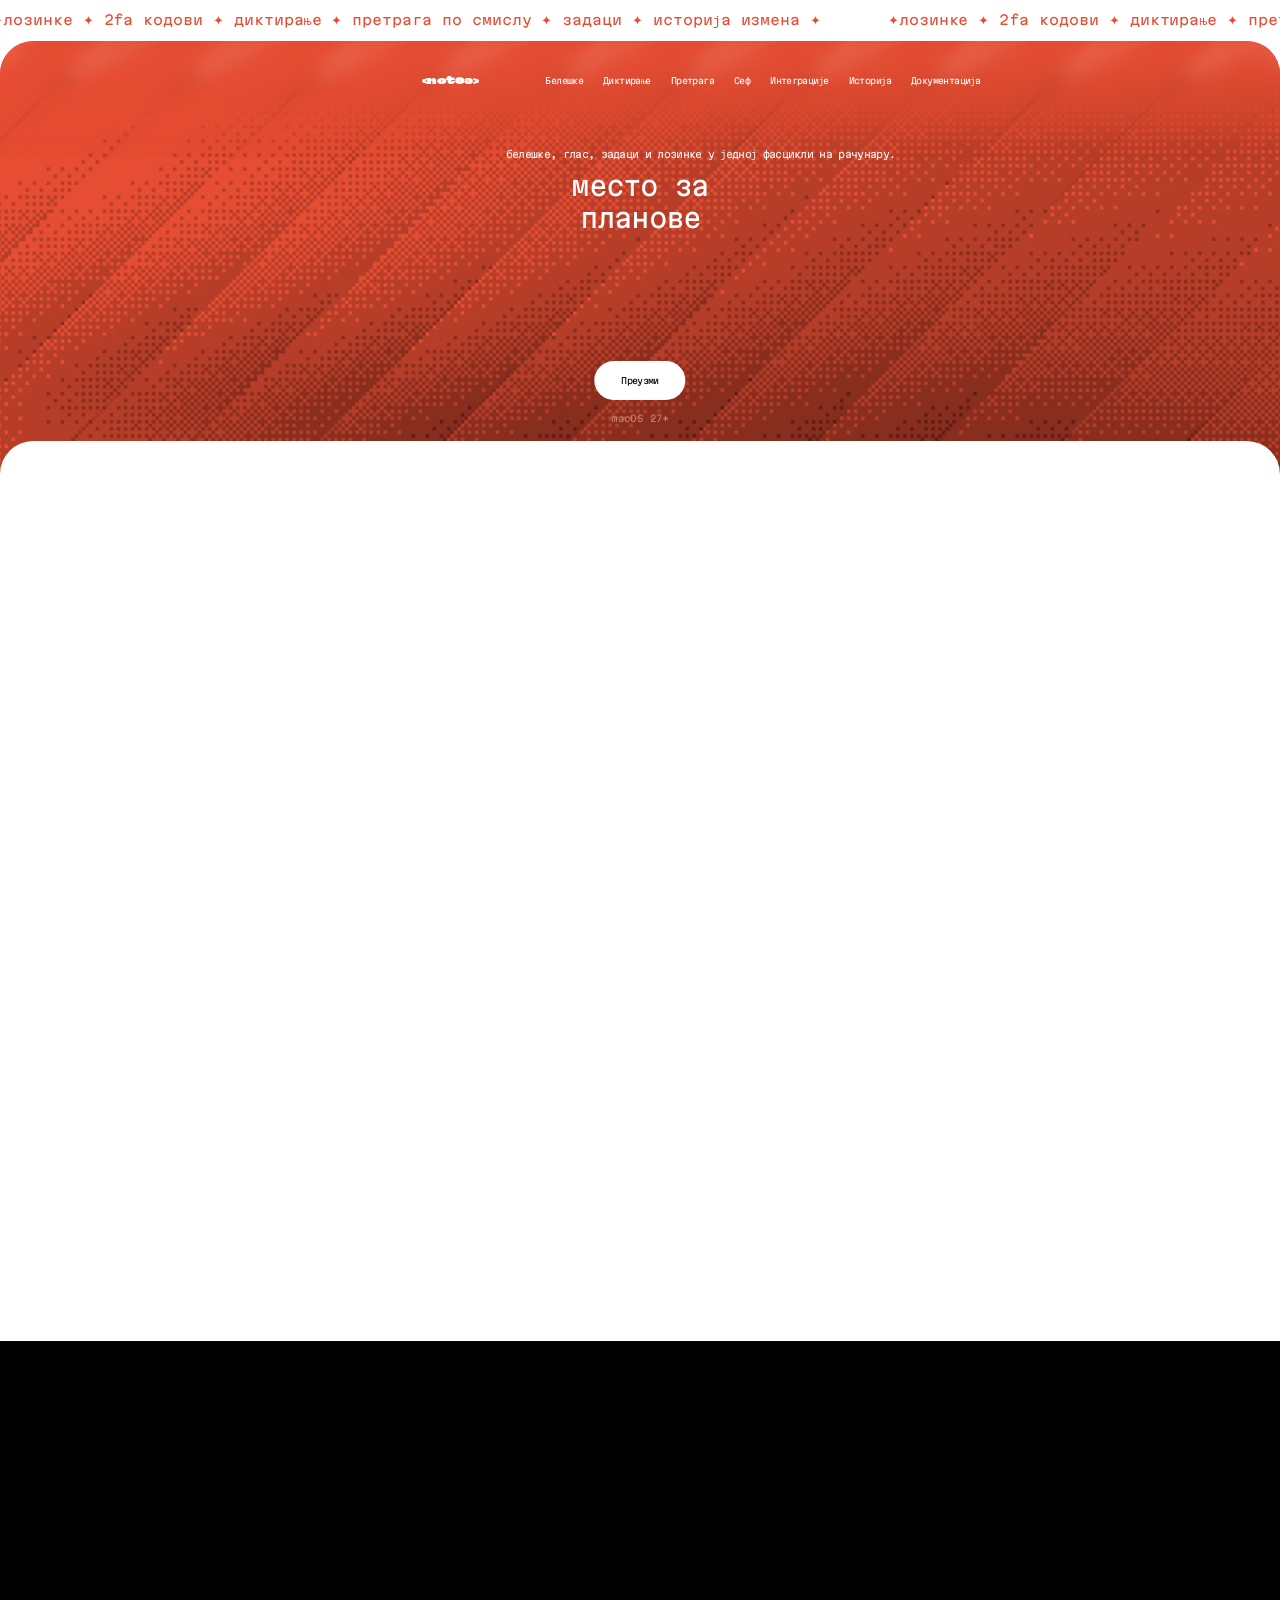
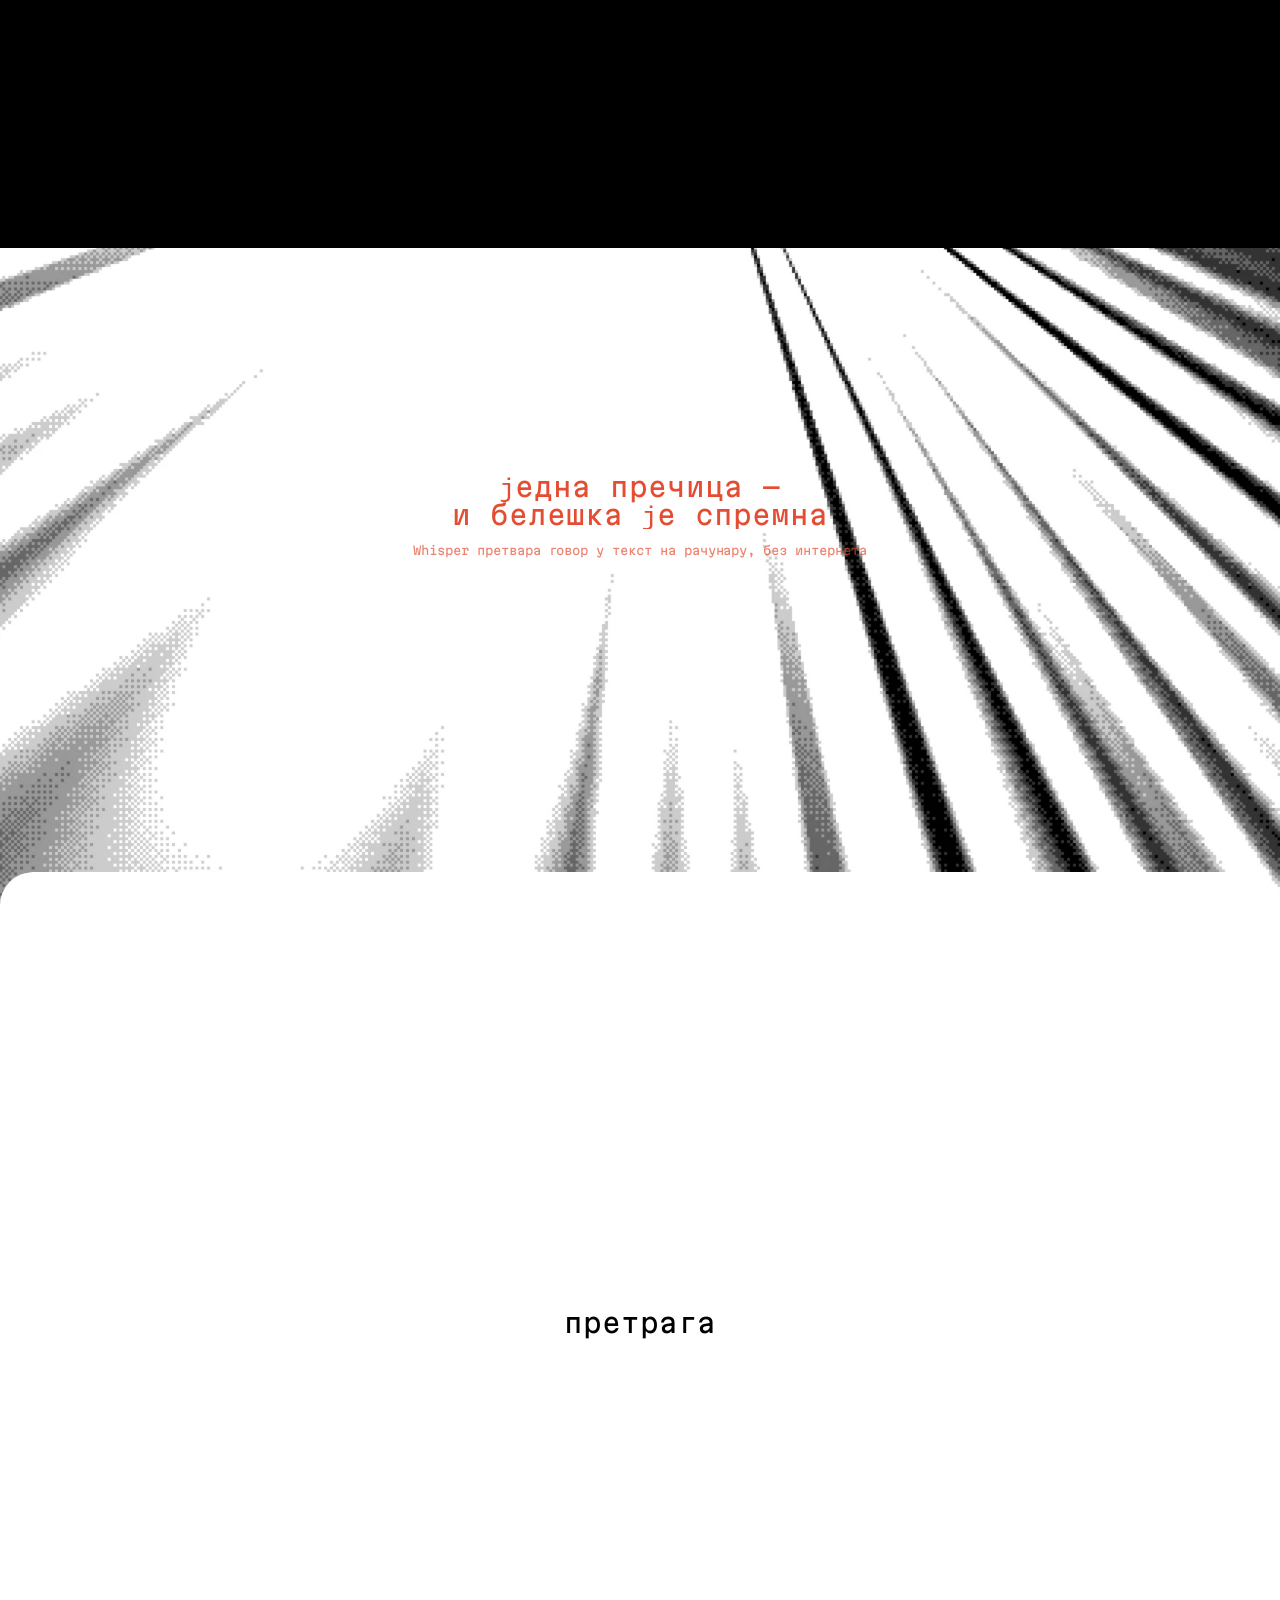
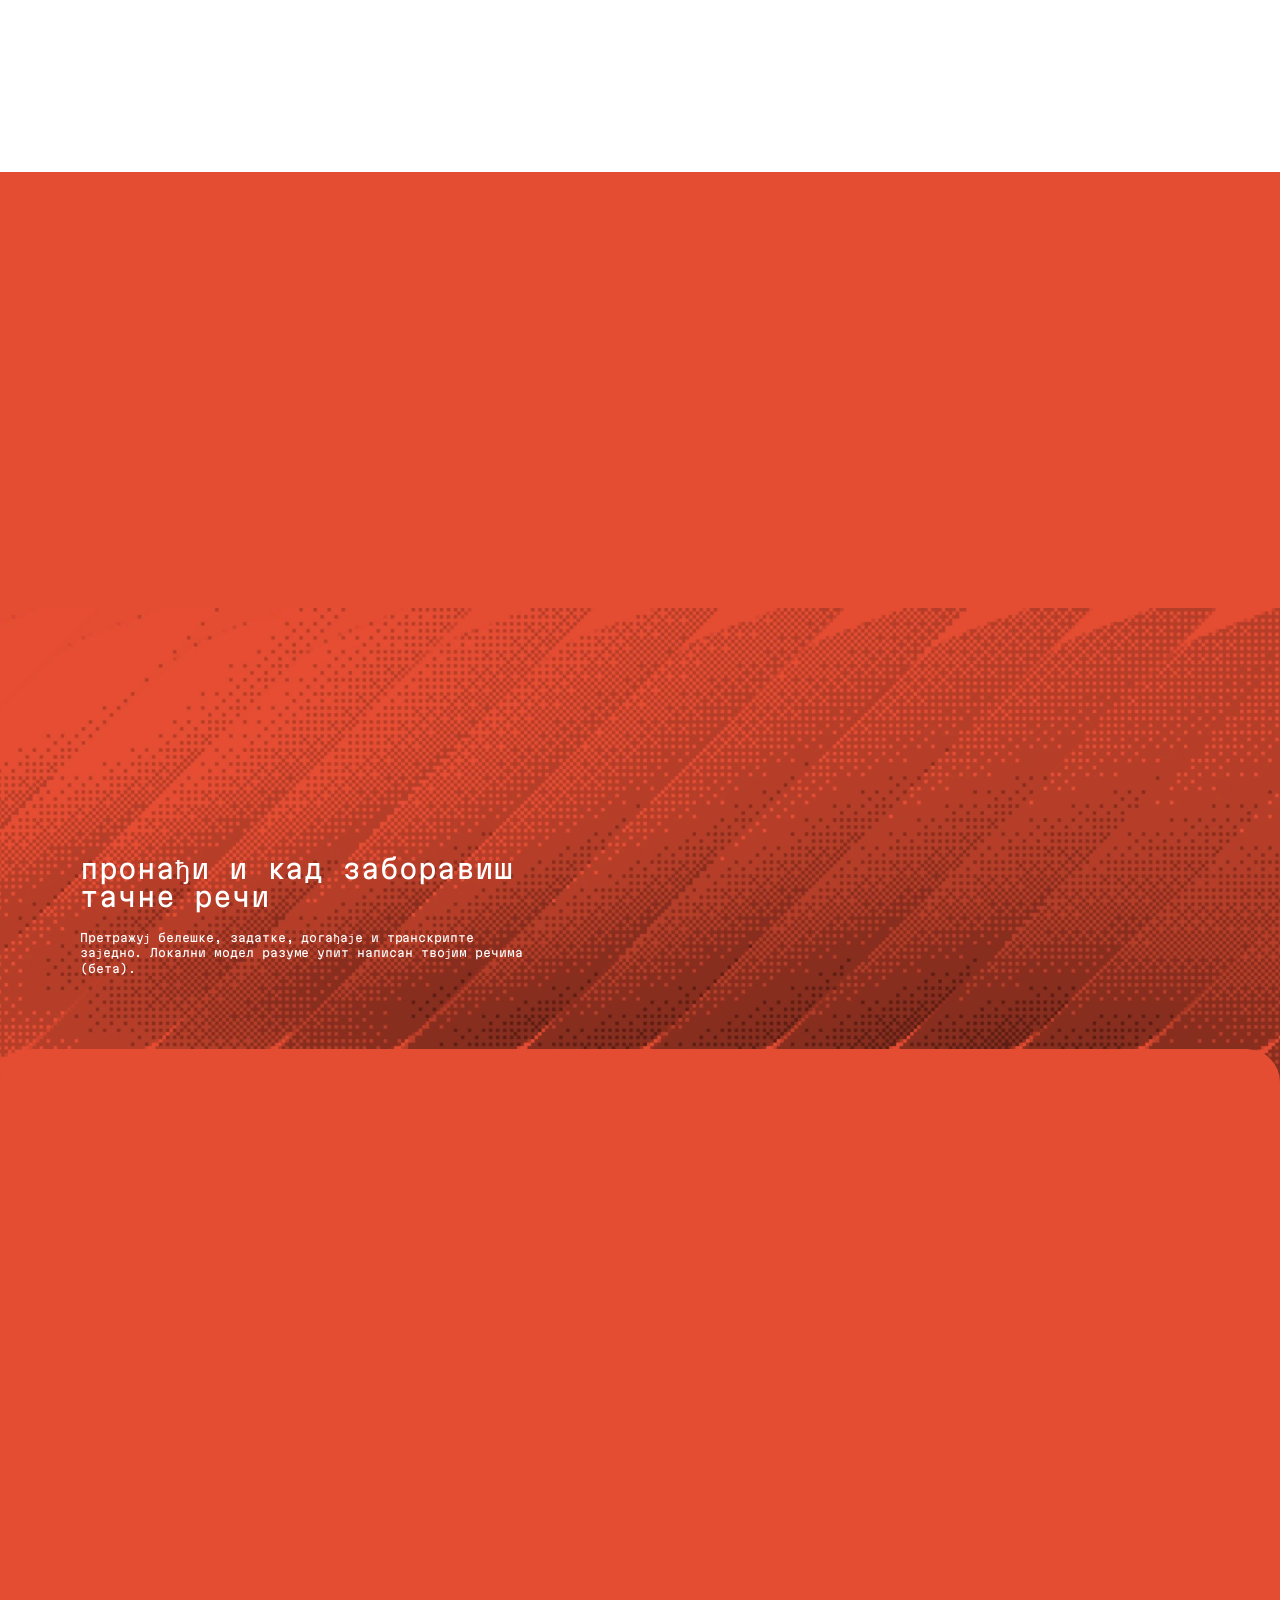
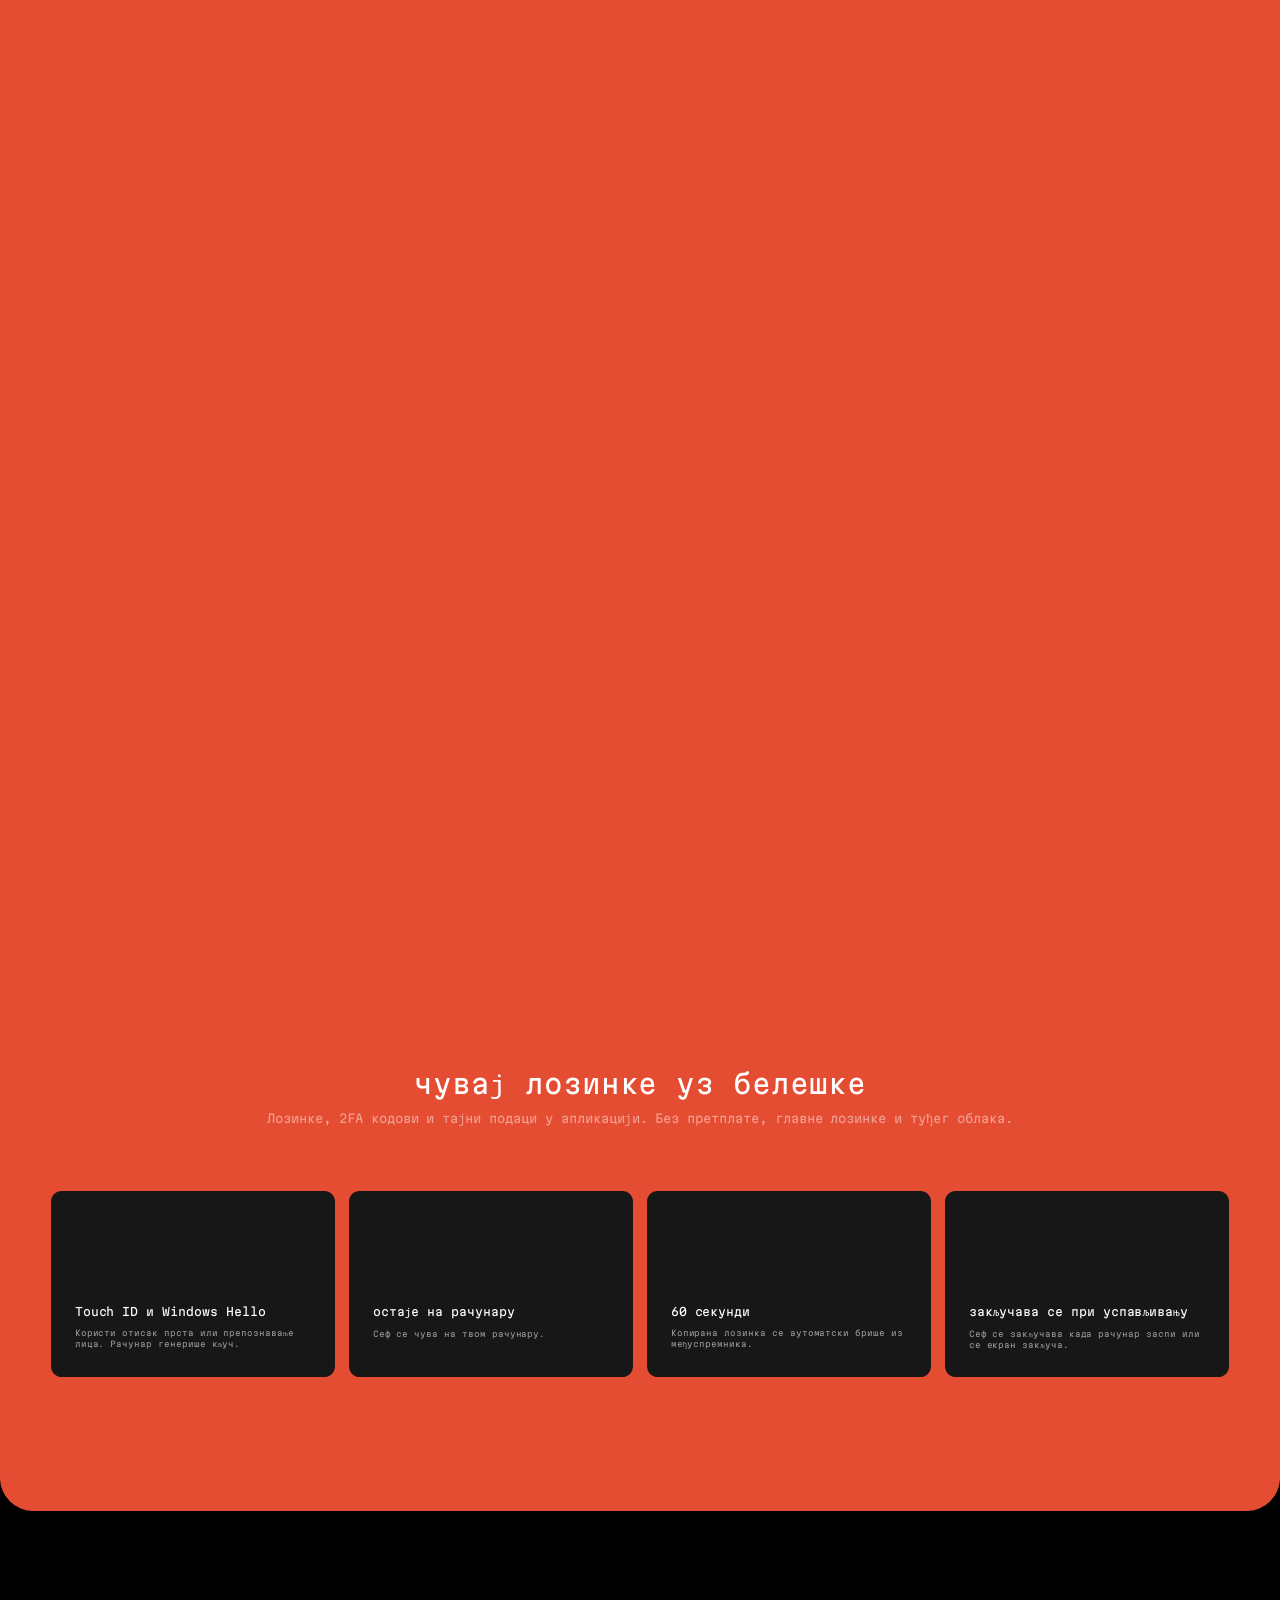
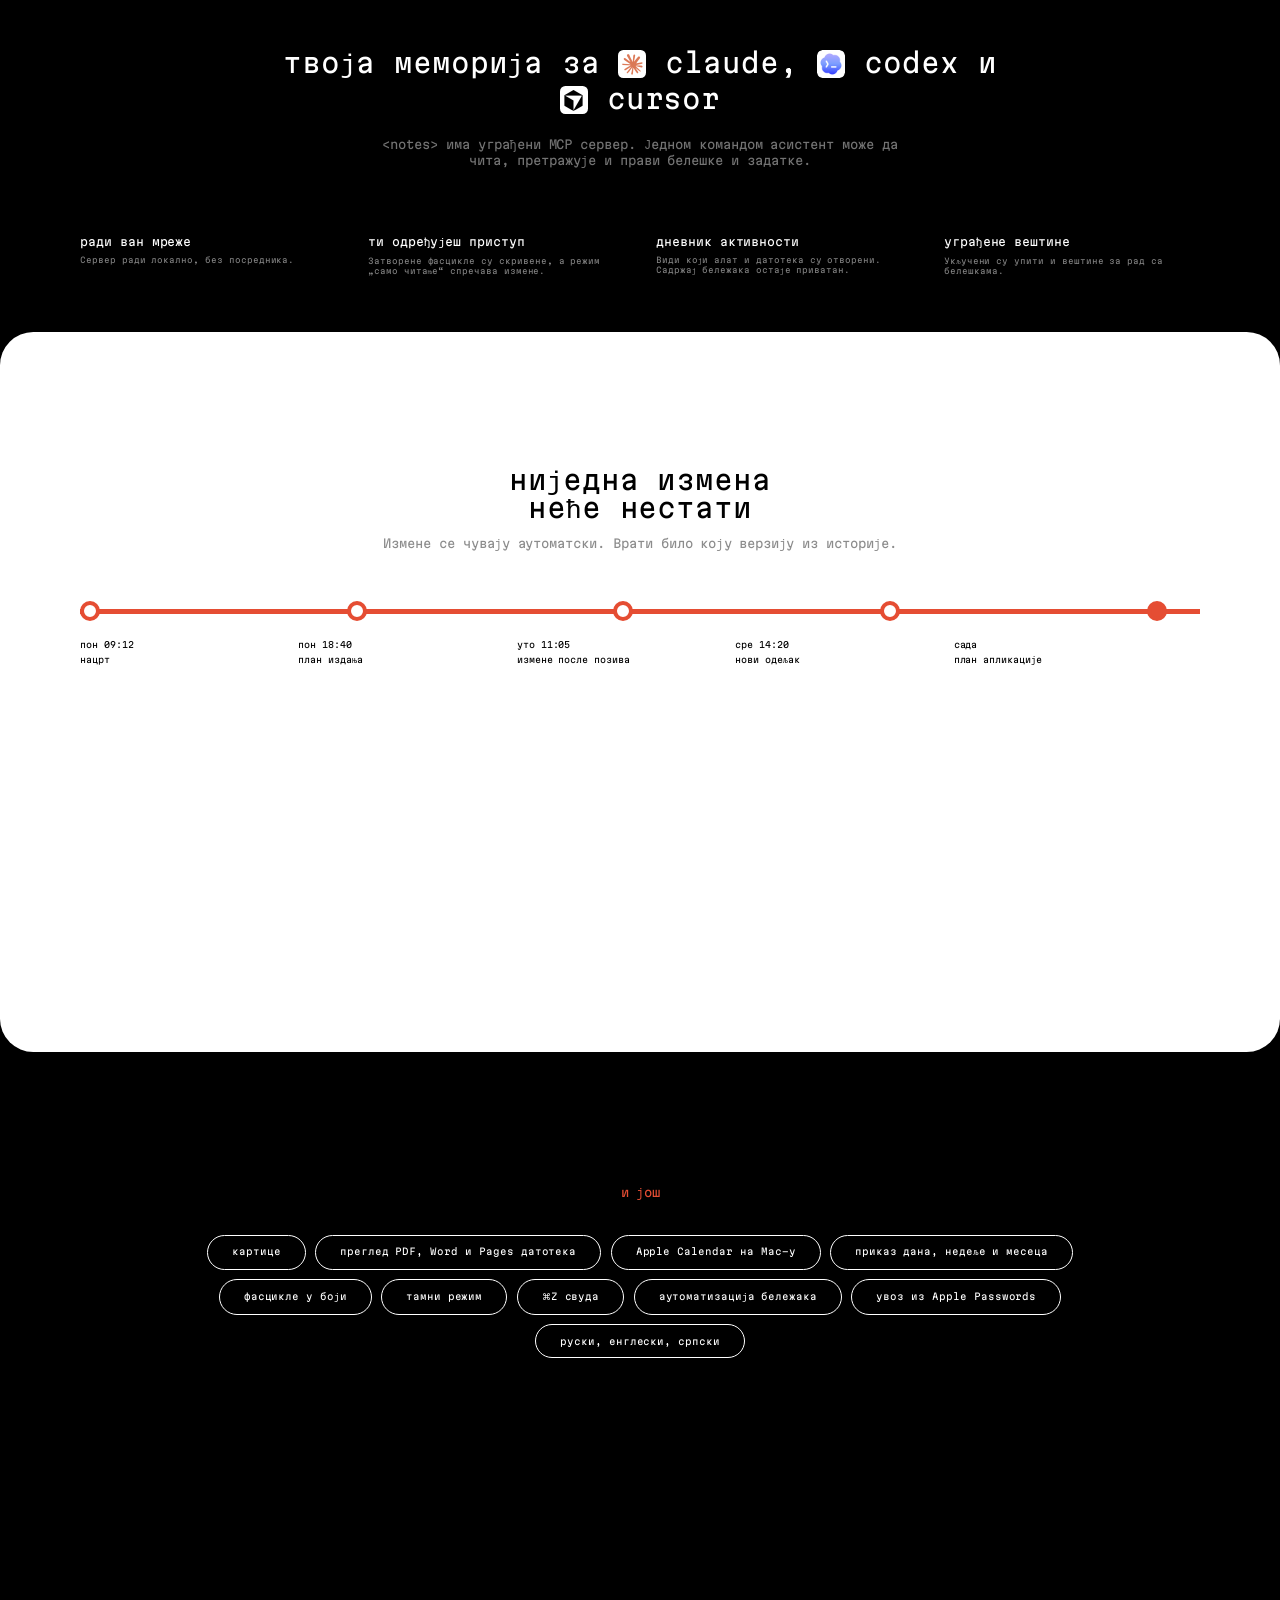
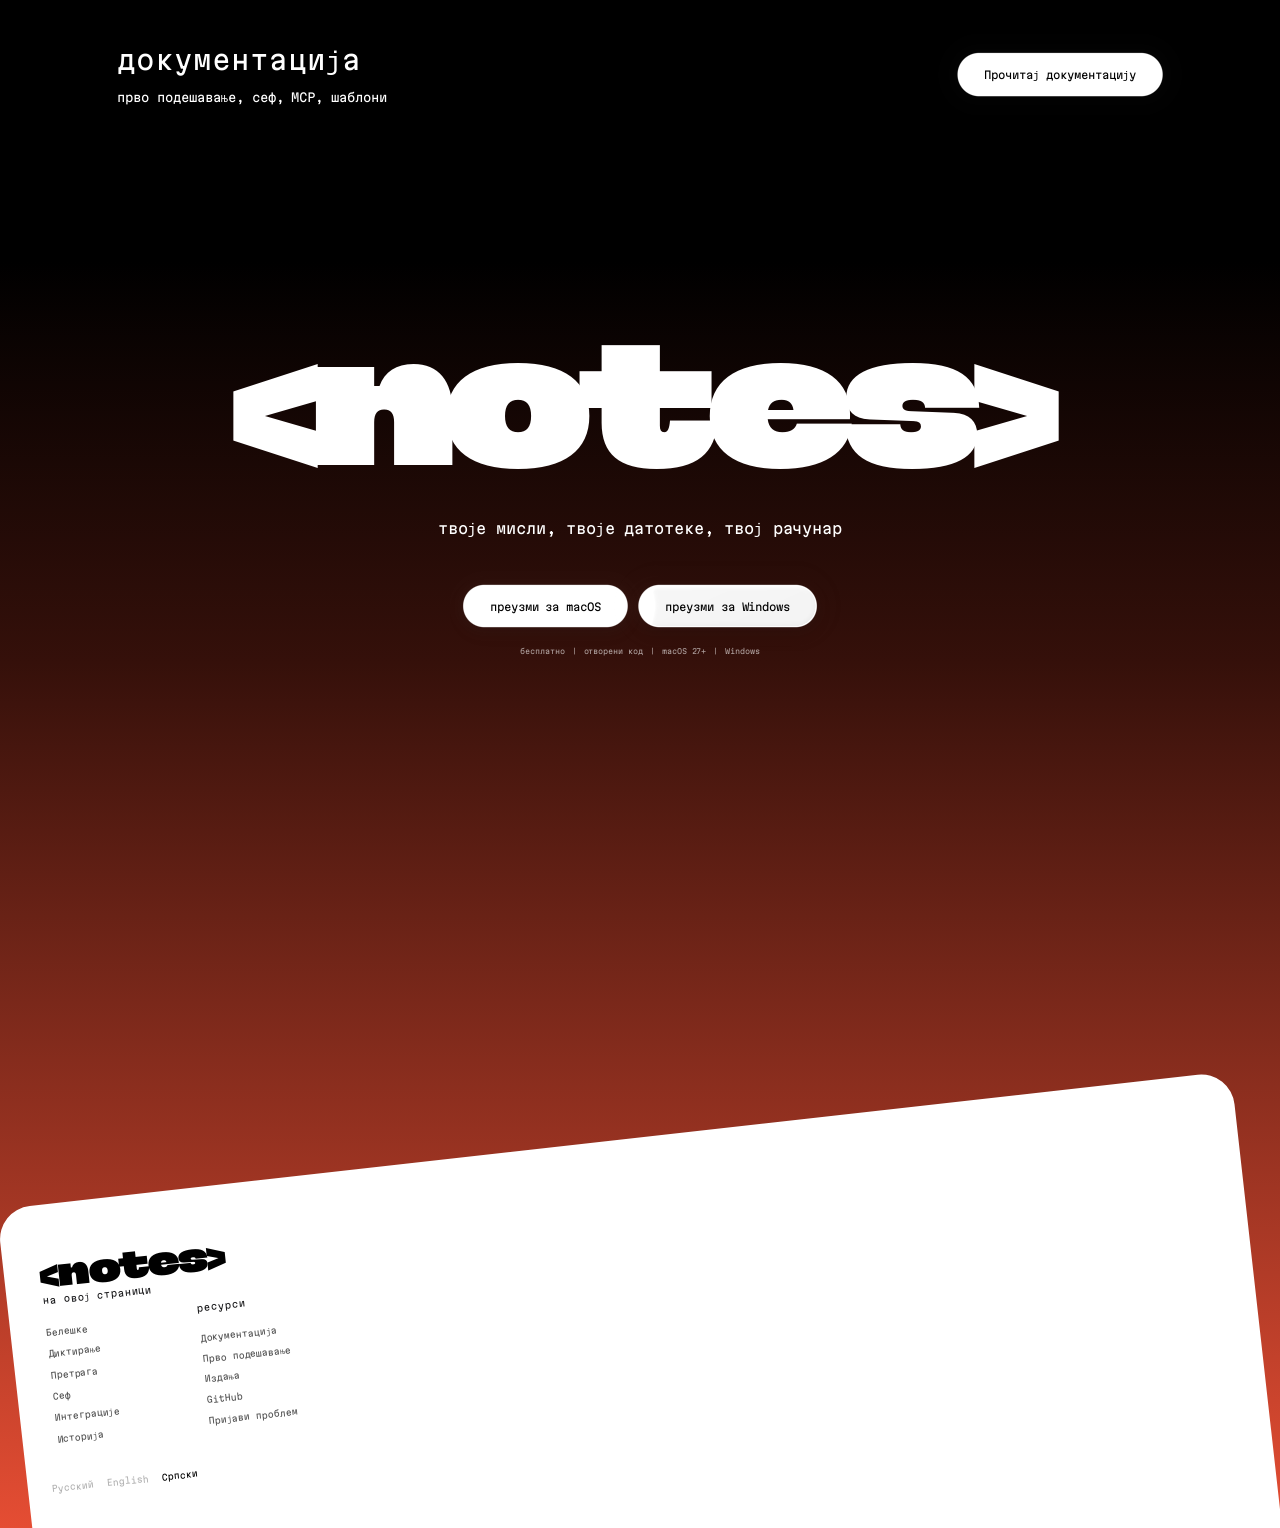
<file: sr/index.html>
<!doctype html>
<html lang="sr">
<head>
  <meta charset="utf-8">
  <meta name="viewport" content="width=device-width, initial-scale=1">
  <title>&lt;notes&gt; - markdown белешке, диктирање гласом и задаци</title>
  <meta name="description" content="Апликација за белешке која не омета размишљање: markdown фајлови у вашој фасцикли, диктирање гласом, задаци у календару, паметна претрага.">
  <link rel="canonical" href="https://notes.makark.ru/sr/">
  <link rel="alternate" hreflang="ru" href="https://notes.makark.ru/">
  <link rel="alternate" hreflang="en" href="https://notes.makark.ru/en/">
  <link rel="alternate" hreflang="sr" href="https://notes.makark.ru/sr/">
  <link rel="alternate" hreflang="x-default" href="https://notes.makark.ru/">
  <meta name="theme-color" content="#e54d33">
  <meta name="google-site-verification" content="zvwFkJlDZwr8OYDx5CRDWOUhfa1DH-pNKbm4_YgaDCc">
  <link rel="icon" href="/favicon.ico" sizes="48x48">
  <link rel="icon" href="/assets/icons/favicon-32.png" type="image/png" sizes="32x32">
  <link rel="apple-touch-icon" href="/assets/icons/apple-touch-icon.png">
  <link rel="manifest" href="/site.webmanifest">

  <meta property="og:type" content="website">
  <meta property="og:site_name" content="<notes>">
  <meta property="og:url" content="https://notes.makark.ru/sr/">
  <meta property="og:title" content="&lt;notes&gt; - markdown белешке, диктирање гласом и задаци">
  <meta property="og:description" content="Апликација за белешке која не омета размишљање: markdown фајлови у вашој фасцикли, диктирање гласом, задаци у календару, паметна претрага.">
  <meta property="og:image" content="https://notes.makark.ru/assets/img/og-sr.png">
  <meta property="og:image:width" content="1200">
  <meta property="og:image:height" content="630">
  <meta property="og:locale" content="sr_RS">
  <meta property="og:locale:alternate" content="ru_RU">
  <meta property="og:locale:alternate" content="en_US">
  <meta property="og:image:alt" content="&lt;notes&gt; — место за мисли">
  <meta name="twitter:card" content="summary_large_image">

  <script type="application/ld+json">
  {
    "@context": "https://schema.org",
    "@type": "SoftwareApplication",
    "name": "<notes>",
    "url": "https://notes.makark.ru/",
    "applicationCategory": "ProductivityApplication",
    "operatingSystem": "macOS",
    "inLanguage": ["ru", "en", "sr"],
    "description": "Приложение для заметок, которое не мешает думать: markdown-файлы в вашей папке, задачи в календаре, семантический поиск, локальная диктовка, шаблоны, история изменений через github.",
    "featureList": [
      "Markdown-файлы в вашей папке",
      "Задачи в Apple Calendar",
      "Семантический поиск",
      "Локальная диктовка с таймкодами и спикерами",
      "Шаблоны заметок",
      "История изменений и GitHub"
    ]
  }
  </script>
  <link rel="preload" href="../assets/fonts/MartianMono.woff2" as="font" type="font/woff2" crossorigin>
  <link rel="preload" href="../assets/fonts/MartianGrotesk-xWdUlt.woff2" as="font" type="font/woff2" crossorigin>
  <link rel="preload" href="../assets/img/hero.webp" as="image" fetchpriority="high">
  <link rel="stylesheet" href="../styles.css">
</head>
<body>
  <div class="ticker" aria-hidden="true">
    <div class="ticker__track">
      <span>✦лозинке ✦ 2FA кодови ✦ диктирање ✦ претрага по смислу ✦ транскрипти ✦ задаци ✦ историја измена ✦</span>
      <span>✦лозинке ✦ 2FA кодови ✦ диктирање ✦ претрага по смислу ✦ транскрипти ✦ задаци ✦ историја измена ✦</span>
    </div>
  </div>

  <main class="page">
    <header class="nav">
      <span class="nav__art" aria-hidden="true"></span>
      <a class="nav__logo" href="#">&lt;notes&gt;</a>
      <nav class="nav__links">
        <a href="#notes">Белешке</a>
        <a href="#voice">Диктирање</a>
        <a href="#search">Претрага</a>
        <a href="#security">Сеф</a>
        <a href="#mcp">Интеграције</a>
        <a href="#history">Историја</a>
        <a href="#faq">Документација</a>
      </nav>
    </header>

    <div class="top">
      <section class="hero">
        <svg class="hero__path" viewBox="0 0 1920 712" aria-hidden="true">
          <path id="loop" d="M117 176 H1803 A62 62 0 0 1 1865 238 V244 A62 62 0 0 1 1803 306 H117 A62 62 0 0 1 55 244 V238 A62 62 0 0 1 117 176 Z" fill="none"/>
          <text><textPath href="#loop" class="js-path">све што ти је на уму, на једном месту</textPath></text>
          <text><textPath href="#loop" class="js-path">све што ти је на уму, на једном месту</textPath></text>
        </svg>
        <h1 class="hero__title">
          <span class="js-place">место за</span>
          <span class="hero__word"><span class="js-word">мисли</span></span>
        </h1>
        <a class="hero__download" href="https://github.com/EdinstvoAI/-notes-/releases">Преузми</a>
        <span class="hero__os">macOS 27+</span>
      </section>

      <section class="sheet scroll-scene" id="notes">
        <div class="scene-frame"><p class="lead js-lead">&lt;notes&gt; — једно место за рад. Пиши у Markdown-у,<br>диктирај белешке и додај задатке</p></div>
      </section>
    </div>

    <section class="voice-feature" id="voice">
      <div class="voice-rays" aria-hidden="true"></div>
      <div class="feature__copy">
        <h2>једна пречица —<br>и белешка је спремна</h2>
        <p>Whisper претвара говор у текст на рачунару, без интернета</p>
      </div>
    </section>

    <section class="search-feature" id="search">
      <div class="search-intro scroll-scene">
      <div class="search-screen scene-frame">
        <div class="search-label">претрага</div>
        <div class="search-ui">
          <div class="search-field"><span>⌕</span><b class="js-search-query"></b><i></i></div>
          <div class="search-status js-search-status">унеси упит</div>
          <article class="search-result"><small>план издања.md</small><h3>позив о покретању апликације</h3><p>припреми верзију и пошаљи тиму списак измена</p></article>
        </div>
      </div>
      </div>
      <div class="search-copy">
        <h2>пронађи и кад заборавиш<br>тачне речи</h2>
        <p>Претражуј белешке, задатке, догађаје и транскрипте заједно. Локални модел разуме упит написан твојим речима (бета).</p>
      </div>
    </section>

    <section class="vault-feature" id="security">
      <div class="vault-intro scroll-scene">
        <div class="scene-frame">
          <edinstvo-glass class="vault-glass" frost="0.24" refraction="0.65" dispersion="0.22" thickness="18" depth="22" stroke-thickness="2" tint="#e54d33" transparency="0.42" reflection="0.65"><span class="sr-only">сеф</span></edinstvo-glass>
          <svg class="vault-ring" viewBox="0 0 500 500" aria-hidden="true">
            <path id="vault-orbit" d="M250 36a214 214 0 1 1 0 428a214 214 0 1 1 0-428Z" fill="none"/>
            <text><textPath href="#vault-orbit">сеф</textPath></text>
          </svg>
        </div>
      </div>
      <div class="feature__copy"><h2>чувај лозинке уз белешке</h2><p>Лозинке, 2FA кодови и тајни подаци у апликацији. Без претплате, главне лозинке и туђег облака.</p></div>
      <div class="vault-cards">
        <article><b>Touch ID и Windows Hello</b><p>Користи отисак прста или препознавање лица. Рачунар генерише кључ.</p></article>
        <article><b>остаје на рачунару</b><p>Сеф се чува на твом рачунару.</p></article>
        <article><b>60 секунди</b><p>Копирана лозинка се аутоматски брише из међуспремника.</p></article>
        <article><b>закључава се при успављивању</b><p>Сеф се закључава када рачунар заспи или се екран закључа.</p></article>
      </div>
    </section>

    <section class="mcp-feature" id="mcp">
      <div class="feature__copy"><h2>твоја меморија за <span><img src="../assets/img/claude.png" alt="" width="32" height="32"> claude</span>, <span><img src="../assets/img/codex.png" alt="" width="42" height="42"> codex</span> и <span><img src="../assets/img/cursor.png" alt="" width="32" height="32"> cursor</span></h2><p>&lt;notes&gt; има уграђени MCP сервер. Једном командом асистент може да чита, претражује и прави белешке и задатке.</p></div>
      <svg class="sr-only" aria-hidden="true"><symbol id="agent-pointer" viewBox="0 0 24 28"><path d="M2 2l19 15-9 1-4 8z" fill="currentColor" stroke="white" stroke-width="1.5" stroke-linejoin="round"/></symbol></svg>
      <div class="mini-features">
        <p><i class="agent-pointer" aria-hidden="true"><svg><use href="#agent-pointer"/></svg>Claude</i><b>ради ван мреже</b><span>Сервер ради локално, без посредника.</span></p>
        <p><i class="agent-pointer" aria-hidden="true"><svg><use href="#agent-pointer"/></svg>Codex</i><b>ти одређујеш приступ</b><span>Затворене фасцикле су скривене, а режим „само читање“ спречава измене.</span></p>
        <p><i class="agent-pointer" aria-hidden="true"><svg><use href="#agent-pointer"/></svg>Cursor</i><b>дневник активности</b><span>Види који алат и датотека су отворени. Садржај бележака остаје приватан.</span></p>
        <p><i class="agent-pointer" aria-hidden="true"><svg><use href="#agent-pointer"/></svg>Ти</i><b>уграђене вештине</b><span>Укључени су упити и вештине за рад са белешкама.</span></p>
      </div>
    </section>

    <section class="history-feature" id="history">
      <div class="feature__copy"><h2>ниједна измена<br>неће нестати</h2><p>Измене се чувају аутоматски. Врати било коју верзију из историје.</p></div>
      <div class="timeline"><i></i><b></b><b></b><b></b><b></b><b></b><span>пон 09:12<br>нацрт</span><span>пон 18:40<br>план издања</span><span>уто 11:05<br>измене после позива</span><span>сре 14:20<br>нови одељак</span><span>сада<br>план апликације</span></div>
    </section>

    <section class="extras">
      <p>и још</p>
      <div><span>картице</span><span>преглед PDF, Word и Pages датотека</span><span>Apple Calendar на Mac-у</span><span>приказ дана, недеље и месеца</span><span>фасцикле у боји</span><span>тамни режим</span><span>⌘Z свуда</span><span>аутоматизација бележака</span><span>увоз из Apple Passwords</span><span>руски, енглески, српски</span></div>
    </section>

    <section class="docs" id="faq"><div><h2>документација</h2><p>прво подешавање, сеф, MCP, шаблони</p></div><edinstvo-glass class="glass-button" frost="0.16" refraction="0.48" thickness="12" depth="18" tint="#ffffff" transparency="0.12" foreground="#000"><a href="https://github.com/EdinstvoAI/-notes-/tree/HEAD/docs">Прочитај документацију</a></edinstvo-glass></section>

    <section class="bottom">
      <div class="cta"><h2>&lt;notes&gt;</h2><p>твоје мисли, твоје датотеке, твој рачунар</p><div><edinstvo-glass class="glass-button" frost="0.14" refraction="0.5" tint="#ffffff" transparency="0.18" foreground="#000"><a href="https://github.com/EdinstvoAI/-notes-/releases/download/multi-v1.1.3-beta/notes_1.1.3-beta_aarch64.dmg">преузми за macOS</a></edinstvo-glass><edinstvo-glass class="glass-button" frost="0.14" refraction="0.5" tint="#ffffff" transparency="0.18" foreground="#000"><a href="https://github.com/EdinstvoAI/-notes-/releases/download/multi-v1.1.3-beta/notes_1.1.3-beta_x64-setup.exe">преузми за Windows</a></edinstvo-glass></div><small>бесплатно　|　отворени код　|　macOS 27+　|　Windows</small></div>
      <footer class="footer">
        <div class="footer__sheet"></div>
        <a class="footer__logo" href="#">&lt;notes&gt;</a>
        <div class="footer__col footer__col--map">
          <h4>на овој страници</h4>
          <a href="#notes">Белешке</a><a href="#voice">Диктирање</a><a href="#search">Претрага</a><a href="#security">Сеф</a><a href="#mcp">Интеграције</a><a href="#history">Историја</a>
        </div>
        <div class="footer__col footer__col--res">
          <h4>ресурси</h4>
          <a href="#faq">Документација</a><a href="https://github.com/EdinstvoAI/-notes-/blob/HEAD/docs/SETUP.md">Прво подешавање</a><a href="https://github.com/EdinstvoAI/-notes-/releases">Издања</a><a href="https://github.com/EdinstvoAI/-notes-">GitHub</a><a href="https://github.com/EdinstvoAI/-notes-/issues">Пријави проблем</a>
        </div>
        <div class="footer__langs">
          <a data-lang="ru" lang="ru" hreflang="ru" href="/">Русский</a><a data-lang="en" lang="en" hreflang="en" href="/en/">English</a><a data-lang="sr" lang="sr" hreflang="sr" href="/sr/">Српски</a>
        </div>
      </footer>
    </section>
  </main>

  <script type="module" src="../assets/glass/define.js"></script>
  <script src="../i18n.js"></script>
  <script src="../main.js"></script>
</body>
</html>
</file>
<file: styles.css>
@font-face {
  font-family: "Martian Mono";
  src: url("assets/fonts/MartianMono.woff2") format("woff2");
  font-weight: 100 800;
  font-stretch: 75% 112.5%;
  font-display: swap;
}
@font-face {
  font-family: "Martian Grotesk xWd";
  src: url("assets/fonts/MartianGrotesk-xWdUlt.woff2") format("woff2");
  font-display: swap;
}

/* 1rem = 1px of the 1920px-wide Figma frame */
html { font-size: calc(100vw / 1920); overflow-x: clip; }
@media (prefers-reduced-motion: no-preference) {
  html { scroll-behavior: smooth; }
}
* { box-sizing: border-box; margin: 0; padding: 0; }
body {
  background: #e54d33;
  color: #000;
  font-family: "Martian Mono", monospace;
  font-variation-settings: "wdth" 100;
  letter-spacing: -0.07em;
  line-height: normal;
  overflow-x: clip;
  -webkit-font-smoothing: antialiased;
}
a { color: inherit; text-decoration: none; }
.wide { font-variation-settings: "wdth" 112.5; }

/* ticker */
.ticker {
  position: fixed; inset: 0 0 auto; height: 138rem; z-index: 0;
  background: #fff; color: #e54d33; overflow: hidden;
}
.ticker__track {
  position: absolute; left: -12rem; top: 20rem;
  display: flex; white-space: nowrap;
  font-size: 20rem; line-height: 1.05; font-variation-settings: "wdth" 112.5;
  animation: ticker 18s linear infinite;
}
.ticker__track span { padding-right: 100rem; }
@keyframes ticker { to { transform: translateX(-50%); } }

.page { position: relative; z-index: 1; padding-top: 61rem; background: #000; background-clip: content-box; }

/* nav */
@property --nav-tint {
  syntax: "<color>";
  inherits: true;
  initial-value: #e54d33;
}
.nav {
  --nav-h: 176rem;
  position: sticky; top: 0; z-index: 10;
  height: var(--nav-h); margin-bottom: calc(-1 * var(--nav-h));
  border-radius: 50rem 50rem 0 0;
}
.nav::before {
  content: ""; position: absolute; inset: 0; border-radius: inherit; z-index: -1;
  backdrop-filter: blur(10px); -webkit-backdrop-filter: blur(10px);
  /* blur fades out over the lower 60% of the nav, measured from the bottom so it survives the extension below */
  mask-image: linear-gradient(to top, transparent, #000 calc(var(--nav-h) * .6));
  -webkit-mask-image: linear-gradient(to top, transparent, #000 calc(var(--nav-h) * .6));
}
/* iOS Safari paints the page under its translucent top bar: once stuck, continue the nav up there.
   One blur layer (::before) and a tint matching the nav's top edge, so there is no seam */
.is-stuck .nav::before { top: -200px; }
.is-stuck .nav::after {
  content: ""; position: absolute; left: 0; right: 0; bottom: 100%; height: 200px;
  background: rgba(255,255,255,.8);
}
.nav__logo {
  position: absolute; left: 633rem; top: 50rem;
  font: 15rem/normal "Martian Grotesk xWd", sans-serif; letter-spacing: -0.05em;
}
.nav__links {
  position: absolute; left: 818rem; top: 51rem;
  display: flex; gap: 30rem; font-size: 13rem; letter-spacing: -.07em;
}
.nav__links a, .footer a { transition: opacity .2s; }
.nav__links a:hover { opacity: .5; }

/* hero */
.top { position: relative; background: linear-gradient(#fff 50rem, transparent 50rem); }
.hero {
  position: sticky; top: 0;
  height: 712rem;
  background: url("assets/img/hero-new.webp") center / 100% 100% no-repeat;
  border-radius: 50rem;
}
/* once the ticker is scrolled away the top corners straighten out */
.hero, .nav, .nav::before { transition: border-radius .5s cubic-bezier(.4,0,.2,1); }
.is-stuck .hero, .is-stuck .nav, .is-stuck .nav::before { border-top-left-radius: 0; border-top-right-radius: 0; }
.hero__path { position: absolute; inset: 0; width: 100%; height: 100%; overflow: visible; }
.hero__path text { font-size: 15px; fill: #000; letter-spacing: -0.07em; } /* svg user units = design px */
.hero__title {
  position: absolute; left: 0; right: 0; top: 192rem;
  display: flex; flex-direction: column; align-items: center;
  font-weight: 400; font-size: 40rem; line-height: 48rem; letter-spacing: -.07em; white-space: nowrap;
}
.hero__word { position: relative; display: block; width: 100%; height: 48rem; }
.hero__word span {
  position: absolute; left: 50%; top: 0; translate: -50% 0; white-space: nowrap;
  transition: transform .9s cubic-bezier(.65,0,.35,1), opacity .9s ease, filter .9s ease;
}
.hero__word span.is-out { transform: translateY(-45%); opacity: 0; filter: blur(10rem); }
.hero__word span.is-in { transform: translateY(45%); opacity: 0; filter: blur(10rem); transition: none; }
.hero__download {
  position: absolute;
  left: 50%;
  top: 481rem;
  translate: -50% 0;
  display: grid;
  place-items: center;
  width: 137rem;
  height: 58rem;
  border-radius: 34rem;
  background: #fff;
  color: #000;
  font-size: 13rem;
  letter-spacing: -.07em;
}
.hero__os { position:absolute;left:0;right:0;top:559rem;text-align:center;font-size:14rem;letter-spacing:-.07em;opacity:.4; }

/* white sheet */
.sheet {
  position: relative; z-index: 2;
  margin-top: -195rem;
  background: #fff; border-radius: 50rem;
}
.story { height: calc(100vh + 1400rem); }
.stage { position: sticky; top: 0; height: 100vh; overflow: hidden; border-radius: 50rem; }
.lead {
  position: absolute; left: 50%; top: 50%; width: 1340rem; margin-left: -670rem; translate: 0 -50%;
  font-size: 40rem; text-align: center;
}
.lead .w { opacity: .12; transition: opacity .15s linear; }
.app { position: absolute; inset: 0; will-change: transform, opacity, filter; }
.app__title {
  position: absolute; left: 0; right: 0; top: calc(50% - 311rem);
  font-weight: 400; font-size: 40rem; text-align: center; white-space: nowrap;
  font-variation-settings: "wdth" 112.5;
}

/* carousel */
.carousel.is-dragging { cursor: grabbing; }
.carousel {
  position: absolute; left: 0; right: 0; top: calc(50% - 138rem); height: 449.6rem;
  perspective: 1400rem; perspective-origin: 50% 50%;
  cursor: grab; touch-action: pan-y; user-select: none; -webkit-user-select: none;
}
.card {
  position: absolute; left: 0; top: 0; transform-origin: 0 0;
  width: 449.6rem; height: 449.6rem; border-radius: 20rem; overflow: hidden;
  background: #f9f9f9;
  will-change: transform;
}
.card img { pointer-events: none; position: absolute; inset: 0; width: 450rem; height: 450rem; display: block; }
.card__fade {
  position: absolute; inset: 0; width: 450rem; height: 450rem;
  background: linear-gradient(rgba(255,255,255,0) 6.111%, #fff);
  backdrop-filter: blur(1.95rem); -webkit-backdrop-filter: blur(1.95rem);
}
.card__text { position: absolute; left: 28rem; top: 342.6rem; width: 402rem; display: flex; flex-direction: column; gap: 8rem; }
.card h3 { font-weight: 400; font-size: 17rem; white-space: nowrap; }
.card p { font-size: 14rem; color: rgba(0,0,0,.4); }

/* exact long-form layout from Figma node 207:8276 */
.sheet{margin-top:-112rem}.sheet .lead{position:static;translate:none;width:1340rem;margin:0;font-size:40rem;line-height:1.05}
.feature__copy{text-align:center}.feature__copy h2{font-size:40rem;font-weight:400;line-height:1.05}.feature__copy p{font-size:18rem;line-height:1.35;opacity:.45;margin-top:20rem}
.voice-feature{position:relative;z-index:1;height:936rem;margin-top:-116rem;overflow:hidden;background:#000;color:#e54d33}.voice-rays{position:absolute;inset:-2%;background:url("assets/img/voice-new.webp") center/cover no-repeat;animation:rays 8s ease-in-out infinite alternate}.voice-feature .feature__copy{position:absolute;z-index:2;left:610rem;top:336rem;width:700rem}.voice-feature .feature__copy p{opacity:.7}@keyframes rays{to{transform:scale(1.025)}}
.search-feature{height:1000rem;background:#e54d33 url("assets/img/hero-new.webp") center bottom/100% auto no-repeat;color:#fff}.search-screen{position:relative;height:414rem;border-radius:50rem;background:#fff;color:#000;display:grid;place-items:center;overflow:hidden}.search-label{font-size:40rem}.search-ui{position:absolute;width:900rem;opacity:0;transform:translateY(30rem);transition:.45s}.search-feature.is-active .search-label{opacity:0}.search-feature.is-active .search-ui{opacity:1;transform:none}.search-field{height:72rem;border-bottom:2rem solid #111;display:flex;align-items:center;gap:22rem;font-size:27rem}.search-field i{width:2rem;height:30rem;background:#e54d33;animation:blink .7s step-end infinite}@keyframes blink{50%{opacity:0}}.search-status{margin-top:14rem;font-size:12rem;opacity:.4}.search-result{margin-top:24rem;padding:22rem 28rem;background:#f1f1f1;border-radius:14rem;opacity:0;transition:.35s}.search-result.is-found{opacity:1}.search-result small{opacity:.35}.search-result h3{font-size:19rem;margin:9rem 0}.search-result p{font-size:12rem;opacity:.5}.search-copy{width:680rem;margin-left:120rem;padding-top:200rem}.search-copy h2{font-size:40rem;font-weight:400;line-height:1.05}.search-copy p{font-size:17rem;line-height:1.35;margin-top:30rem}
.vault-feature{height:2016rem;margin-top:-198rem;padding:374rem 76rem 200rem;background:#e54d33;color:#fff;border-radius:50rem;position:relative;z-index:2}.vault-glass{display:grid;place-items:center;width:748rem;height:748rem;margin:0 auto;--glass-radius:50rem;--glass-shadow:0 0 35rem rgba(255,255,255,.8),inset 0 0 50rem rgba(255,255,255,.45);font-size:40rem;color:#fff}.vault-feature .feature__copy{width:1360rem;margin:190rem auto 96rem}.vault-cards{display:grid;grid-template-columns:repeat(4,1fr);gap:20rem}.vault-cards article{height:280rem;padding:172rem 36rem 30rem;border-radius:16rem;background:#171717;color:#fff}.vault-cards b{font-size:17rem;font-weight:400}.vault-cards p{font-size:12rem;opacity:.55;margin-top:15rem;line-height:1.35}
.mcp-feature{height:682rem;padding:200rem 120rem 0;background:#000;color:#fff;position:relative;overflow:hidden}.mcp-feature .feature__copy{width:1230rem;margin:auto}.mcp-feature .feature__copy h2 span{white-space:nowrap}.mcp-feature .feature__copy p{width:800rem;margin:30rem auto 0;color:#fff}.mini-features{display:grid;grid-template-columns:repeat(4,1fr);gap:48rem;margin-top:100rem}.mini-features p{display:flex;flex-direction:column;gap:10rem}.mini-features b{font-size:17rem;font-weight:400}.mini-features span{font-size:12rem;opacity:.5;line-height:1.35}
.history-feature{height:1080rem;padding:200rem 120rem;background:#fff;color:#000;border-radius:50rem}.history-feature .feature__copy{width:1360rem;margin:auto}.timeline{position:relative;width:1680rem;height:200rem;margin:75rem auto 0}.timeline i{position:absolute;top:12rem;left:0;right:0;height:8rem;background:#e54d33}.timeline b{position:relative;display:inline-block;width:30rem;height:30rem;margin-right:370rem;border:7rem solid #e54d33;border-radius:50%;background:#fff}.timeline b:last-of-type{margin:0;background:#e54d33}.timeline span{display:inline-block;width:19.5%;padding-top:26rem;font-size:13rem;line-height:1.7}
.extras{height:754rem;background:#000;color:#fff;padding:200rem 210rem 0;text-align:center}.extras>p{font-size:18rem;color:#e54d33;margin-bottom:50rem}.extras div{display:flex;flex-wrap:wrap;gap:14rem;justify-content:center}.extras span{padding:16rem 36rem;border:1rem solid #fff;border-radius:40rem;font-size:14rem}
.docs{height:360rem;background:#000;color:#fff;padding:138rem 176rem;display:flex;align-items:center;justify-content:space-between}.docs h2{font-size:40rem;font-weight:400}.docs p{margin-top:18rem;font-size:18rem}.glass-button{display:grid;place-items:center;--glass-radius:50rem;--glass-shadow:0 8rem 24rem #0002}.glass-button a{display:block;padding:22rem 40rem;font-size:16rem;color:inherit}
.cta{position:absolute;left:0;right:0;top:210rem;height:780rem;display:flex;flex-direction:column;align-items:center;color:#fff}.cta h2{font:230rem/.9 "Martian Grotesk xWd";letter-spacing:-.08em;margin:0}.cta>p{font-size:22rem;margin:70rem 0}.cta div{display:flex;gap:16rem}.cta small{font-size:11rem;margin-top:30rem;opacity:.6}

/* bottom */
.bottom {
  position: relative; height: 2000rem; overflow: hidden;
  background: linear-gradient(to bottom, #000 5%, #35100a 35%, #e54d33 100%);
}
.wip {
  position: absolute; left: 0; right: 0; top: 323rem;
  color: #fff; font-size: 40rem; text-align: center; font-variation-settings: "wdth" 112.5;
}
.footer{position:absolute;left:0;right:0;top:900rem;height:1100rem}.footer > * { position: absolute; transform: translate(-50%, -50%) rotate(-6deg); }
.footer__sheet {
  left: 973.67rem; top: 986.98rem; width: 1863.636rem; height: 943.852rem;
  transform: translate(-50%, -50%) rotate(-6.41deg);
  background: #fff; border-radius: 50rem;
}
.footer__logo { left: 198.36rem; top: 706.34rem; font: 50rem/normal "Martian Grotesk xWd", sans-serif; letter-spacing: -0.05em; white-space: nowrap; }
.footer__col { width: 160rem; display: flex; flex-direction: column; white-space: nowrap; }
.footer__col h4 { font-weight: 400; font-size: 14rem; color: #1d1d1f; margin-bottom: 30rem; }
.footer__col a { font-size: 13rem; opacity: .68; }
.footer__col a:hover, .footer__col a:focus-visible, .footer__langs a:hover { opacity: 1; }
.footer__col--map { left: 154rem; top: 855.1rem; gap: 0; }
.footer__col--map a + a { margin-top: 15rem; }
.footer__col--res { left: 384.36rem; top: 846.48rem; letter-spacing: 0; }
.footer__col--res a { line-height: 16rem; }
.footer__col--res a + a { margin-top: 15rem; }
.footer__langs { left: 187.11rem; top: 1029.72rem; display: flex; gap: 20rem; font-size: 13rem; letter-spacing: 0; white-space: nowrap; }
.footer__langs a:not(.is-active) { opacity: .3; }

/* ---------- mobile: 1rem = 1px of a 430px-wide frame ---------- */
@media (max-width: 767px) {
  html { font-size: calc(100vw / 430); }
  .ticker { height: 80rem; }
  .ticker__track { top: 12rem; font-size: 14rem; animation-duration: 14s; }
  .ticker__track span { padding-right: 40rem; }
  .page { padding-top: 40rem; }
  /* taller nav so the white fade has the same long tail as on desktop */
  .nav { --nav-h: 160rem; border-radius: 34rem 34rem 0 0; }
  .nav__logo { left: 0; right: 0; top: 22rem; text-align: center; font-size: 16rem; }
  .nav__links {
    left: 0; right: 0; top: max(45px, 52rem); justify-content: center;
    gap: 6px clamp(8px, 3vw, 18px); font-size: clamp(10px, 11rem, 14px);
    flex-wrap: wrap; padding: 0 clamp(8px, 4vw, 20px);
  }
  .hero {
    height: 600rem; border-radius: 34rem;
    background-size: auto 100%, auto 517rem, auto;
    background-position: 30% 0, 30% 0, 0 0;
  }
  .hero__path text { font-size: 12px; }
  .hero__title { top: 250rem; font-size: 30rem; line-height: 38rem; }
  .hero__word { height: 38rem; }
  .hero__download{top:390rem}.hero__os{top:460rem}
  .sheet{height:420rem;margin-top:-70rem;border-radius:34rem;padding:0 24rem}.sheet .lead{width:100%;font-size:23rem}.sheet .lead br{display:none}
  .feature__copy h2{font-size:28rem}.feature__copy p{font-size:13rem}
  .voice-feature{height:650rem;margin-top:-70rem}.voice-feature .feature__copy{left:24rem;right:24rem;top:270rem;width:auto}.voice-rays{inset:-60%}
  .search-feature{height:760rem;background-size:auto 100%}.search-screen{height:290rem;border-radius:34rem}.search-label{font-size:28rem}.search-ui{width:370rem}.search-field{font-size:18rem;height:54rem}.search-copy{width:350rem;margin-left:24rem;padding-top:140rem}.search-copy h2{font-size:28rem}.search-copy p{font-size:13rem}
  .vault-feature{height:1280rem;margin-top:-110rem;padding:210rem 20rem 80rem;border-radius:34rem}.vault-glass{width:330rem;height:330rem;--glass-radius:32rem;font-size:27rem}.vault-feature .feature__copy{width:360rem;margin:115rem auto 60rem}.vault-cards{grid-template-columns:1fr 1fr;gap:10rem}.vault-cards article{height:170rem;padding:92rem 16rem 16rem}.vault-cards b{font-size:12rem}.vault-cards p{font-size:9rem}
  .mcp-feature{height:720rem;padding:130rem 20rem 0}.mcp-feature .feature__copy{width:390rem}.mcp-feature .feature__copy h2{font-size:25rem}.mcp-feature .feature__copy p{width:360rem}.mini-features{grid-template-columns:1fr 1fr;gap:28rem;margin-top:80rem}.mini-features b{font-size:13rem}.mini-features span{font-size:10rem}
  .history-feature{height:720rem;padding:110rem 20rem;border-radius:34rem}.history-feature .feature__copy{width:380rem}.timeline{width:390rem;height:230rem;margin-top:65rem;white-space:nowrap;overflow:hidden}.timeline b{width:18rem;height:18rem;border-width:4rem;margin-right:68rem}.timeline i{top:7rem;height:5rem}.timeline span{width:19%;font-size:8rem;white-space:normal;vertical-align:top}
  .extras{height:600rem;padding:100rem 20rem 0}.extras span{font-size:10rem;padding:12rem 17rem}.docs{height:280rem;padding:80rem 24rem}.docs h2{font-size:27rem}.docs p{font-size:12rem}.glass-button a{padding:14rem 20rem;font-size:11rem}
  .bottom{height:1250rem}.cta{top:140rem;height:520rem}.cta h2{font-size:90rem}.cta>p{font-size:14rem;margin:40rem 0}.cta small{font-size:8rem}.footer{top:570rem;height:680rem}
  .footer {
    margin: 0 -40rem; padding: 50rem 70rem 120rem;
    display: grid; grid-template-columns: 1fr 1fr; gap: 34rem 20rem;
    transform: rotate(-6deg); transform-origin: 50% 0;
  }
  .footer > * { position: static; transform: none; }
  .footer__sheet { position: absolute; inset: 0; width: auto; height: auto; transform: none; border-radius: 40rem; z-index: -1; }
  .footer__logo { grid-column: 1 / -1; font-size: 44rem; }
  .footer__col { width: auto; }
  .footer__col h4 { font-size: 14rem; }
  .footer__col a { font-size: 13rem; }
  .footer__col--res a { line-height: normal; }
  .footer__langs { grid-column: 1 / -1; font-size: 13rem; }
}

@media (prefers-reduced-motion: reduce) {
  .ticker__track { animation: none; }
}
.hero { color: #fff; }
.hero__path text { fill: #fff; }
.nav {
  --nav-tint: #e54d33;
  color: #fff;
  background: linear-gradient(color-mix(in srgb, var(--nav-tint) 70%, transparent), transparent 90%);
  pointer-events: none;
  transition: --nav-tint .36s ease-in-out, color .36s ease-in-out, border-radius .5s;
}
.nav__art {
  position: absolute;
  inset: 0;
  z-index: -1;
  border-radius: inherit;
  background: url("assets/img/nav-figma.webp") center / 100% 100% no-repeat;
  opacity: 0;
  transition: opacity .36s ease-in-out;
}
.nav:not([data-tone]) .nav__art,
.nav[data-tone="hero"] .nav__art { opacity: 1; }
.nav a { pointer-events: auto; white-space: nowrap; }
.nav[data-tone="light"] { --nav-tint: #fff; color: #111; }
.nav[data-tone="dark"] { --nav-tint: #0e0e0e; }
.nav[data-tone="orange"] { --nav-tint: #a42d1c; }
.is-stuck .nav::after { background: color-mix(in srgb, var(--nav-tint) 85%, transparent); }

.scroll-scene { height: 165svh; }
.scene-frame {
  position: sticky;
  top: 0;
  inline-size: 100%;
  height: 100svh;
  display: grid;
  place-items: center;
}
.sheet.scroll-scene {
  display: block;
  background: transparent;
  padding: 0;
}
.sheet .scene-frame {
  border-radius: var(--top-radius, var(--seam)) var(--top-radius, var(--seam))
    var(--bottom-radius, var(--seam)) var(--bottom-radius, var(--seam));
  background: #fff;
  padding-inline: 24rem;
}
.sheet .lead {
  max-width: 100%;
  opacity: var(--lead-in, 1);
  transform: translateY(calc((1 - var(--lead-in, 1)) * 22rem));
}
.sheet .lead span { color: #8a8a8a; transition: color .18s ease; }
.sheet .lead .is-read { color: #000; }

.page { --seam: 50rem; }
.voice-feature { margin-top: -116rem; height: 986rem; }
.voice-rays { animation-play-state: paused; }
.voice-feature.is-visible .voice-rays { animation-play-state: running; }
.voice-feature.is-visible h2 { animation: hotkey-reveal .65s ease-out both; }
.voice-feature.is-visible p { animation: hotkey-reveal .65s .16s ease-out both; }
@keyframes hotkey-reveal {
  from { transform: translateY(24rem); clip-path: inset(100% 0 0); }
  to { transform: none; clip-path: inset(0); }
}

.search-feature {
  position: relative;
  isolation: isolate;
  z-index: 2;
  height: auto;
  margin-top: calc(-1 * var(--seam));
  padding-bottom: 160rem;
  background: none;
}
.search-feature::before {
  content: "";
  position: absolute;
  inset: var(--seam) 0 0;
  z-index: -1;
  background: #e54d33 url("assets/img/hero-new.webp") center bottom / 100% auto no-repeat;
}
.search-screen {
  height: 100svh;
  border-radius: var(--top-radius, var(--seam)) var(--top-radius, var(--seam))
    var(--bottom-radius, var(--seam)) var(--bottom-radius, var(--seam));
}
.search-label { transition: opacity .24s; }
.search-ui { max-width: calc(100% - 40rem); }
.search-copy { padding-top: 145rem; }
.vault-feature { height: auto; margin-top: calc(-1 * var(--seam)); padding-top: 0; }
.vault-intro { height: 180svh; }
.vault-intro .scene-frame {
  opacity: calc(var(--vault-in, 1) * (1 - var(--vanish, 0)));
  transform: scale(calc(.9 + .1 * var(--vault-in, 1) - .12 * var(--vanish, 0)));
}
.vault-glass { width: min(748rem, 80vw, 74svh); height: auto; aspect-ratio: 1; }
.vault-ring {
  position: absolute;
  width: min(474rem, 60vw, 56svh);
  overflow: visible;
  fill: #fff;
  font-size: 40px;
  pointer-events: none;
  animation: vault-orbit 7s linear infinite paused;
}
.vault-intro.is-orbiting .vault-ring { animation-play-state: running; }
@keyframes vault-orbit { to { rotate: 1turn; } }
.vault-feature .feature__copy { margin-top: 0; max-width: 100%; }
.mcp-feature { margin-top: calc(-1 * var(--seam)); padding-top: 250rem; }

.sr-only { position: absolute; width: 1px; height: 1px; overflow: hidden; clip-path: inset(50%); }
.mcp-feature .feature__copy h2 { line-height: 1.35; }
.mcp-feature .feature__copy h2 img {
  box-sizing: content-box;
  width: 32rem;
  height: 32rem;
  padding: 5rem;
  background: #fff;
  border-radius: 8rem;
  vertical-align: -.2em;
}
.mcp-feature .feature__copy h2 img[src$="codex.png"] { width: 42rem; height: 42rem; padding: 0; background: none; }
.mini-features p { position: relative; }
.agent-pointer {
  position: absolute;
  bottom: calc(100% + 4rem);
  left: 18rem;
  display: none;
  padding: 4rem 8rem;
  border-radius: 5rem;
  background: var(--pointer-color);
  font-size: 11rem;
  font-style: normal;
  line-height: 1.2;
}
.agent-pointer svg { position: absolute; width: 22rem; height: 26rem; bottom: 65%; right: 96%; color: var(--pointer-color); }
.mini-features p:nth-child(1) { --pointer-color: #a84936; --from-x: -24vw; }
.mini-features p:nth-child(2) { --pointer-color: #6356bb; --from-x: -12vw; --arrival: .12s; }
.mini-features p:nth-child(3) { --pointer-color: #52525b; --from-x: 12vw; --arrival: .24s; }
.mini-features p:nth-child(4) { --pointer-color: #286894; --from-x: 24vw; --arrival: .36s; }
.mini-features.will-reveal:not(.is-visible) p { visibility: hidden; }
.mini-features.will-reveal.is-visible p { animation: agent-arrival 1.1s var(--arrival, 0s) ease-out both; }
.mini-features.will-reveal.is-visible p > :is(b, span) { animation: agent-payload 1.1s var(--arrival, 0s) ease-out both; }
.mini-features.will-reveal.is-visible .agent-pointer { display: block; animation: pointer-label 1.65s var(--arrival, 0s) both; }
@keyframes agent-arrival {
  from { transform: translate(calc(var(--from-x) * 1.5), 140rem) scale(.85); }
  35% { transform: translate(var(--from-x), 55rem); }
  to { transform: none; }
}
@keyframes agent-payload {
  0%, 35% { opacity: 0; }
}
@keyframes pointer-label {
  0% { opacity: 0; }
  12%, 75% { opacity: 1; }
  to { opacity: 0; }
}
@media (max-width: 767px) {
  .page { --seam: 34rem; }
  .nav__links { row-gap: 0; }
  .nav__links a { display: grid; align-items: center; min-height: 28px; }
  .hero { height: clamp(420px, 600rem, 640px); }
  .hero__title { top: 42%; font-size: clamp(23px, 30rem, 38px); }
  .hero__download { top: 65%; min-height: 44px; }
  .hero__os { top: 78%; }
  .scroll-scene { height: calc(100dvh + 65svh); }
  .vault-intro { height: calc(100dvh + 80svh); }
  .scene-frame, .search-screen { height: 100dvh; }
  .voice-feature { margin-top: -70rem; height: 684rem; }
  .search-feature::before { background-size: auto 100%; }
  .search-field { height: auto; min-height: 54rem; padding-block: 8px; gap: 10px; }
  .search-field b { min-width: 0; overflow-wrap: anywhere; }
  .search-field i { flex: none; }
  .search-status, .search-result p, .search-result small { font-size: max(12px, 12rem); }
  .search-copy { width: auto; margin-inline: 24rem; }
  .feature__copy p, .search-copy p { font-size: max(13px, 13rem); }
  .vault-cards { grid-template-columns: repeat(2, minmax(0, 1fr)); }
  .vault-cards article { height: auto; min-height: 170rem; padding: 55rem 16rem 20rem; overflow-wrap: anywhere; }
  .vault-cards b, .mini-features b { font-size: max(13px, 13rem); }
  .vault-cards p, .mini-features span { font-size: max(12px, 11rem); }
  .mcp-feature { height: auto; padding: 164rem 20rem 90rem; }
  .mcp-feature .feature__copy { max-width: 100%; }
  .mcp-feature .feature__copy p { max-width: 100%; }
  .vault-ring { width: min(236rem, 60vw, 56svh); }

  .docs { height: auto; flex-direction: column; align-items: flex-start; gap: 24px; }
  .docs p { font-size: max(13px, 12rem); }
  .glass-button a { display: grid; place-items: center; min-height: 44px; font-size: max(12px, 11rem); }
  .bottom { height: auto; }
  .cta { position: relative; top: auto; height: auto; padding: 110rem 16px 100rem; text-align: center; }
  .cta div { flex-wrap: wrap; justify-content: center; }
  .footer {
    position: relative; top: auto; height: auto; margin: 0;
    padding: 45rem max(16px, 26rem) 48rem; gap: 24px 16px;
    grid-template-columns: repeat(2, minmax(0, 1fr)); transform: none;
    background: #fff; border-radius: 34rem 34rem 0 0;
  }
  .footer__sheet { display: none; }
  .footer__col { white-space: normal; }
  .footer__col a, .footer__langs { font-size: max(12px, 13rem); }
  .footer__langs { flex-wrap: wrap; gap: 12px; }
}
@media (prefers-reduced-motion: reduce) {
  .nav, .nav__art { transition: none; }
  .scroll-scene { height: auto; }
  .scene-frame { position: relative; }
  .voice-feature.is-visible .voice-rays,
  .voice-feature.is-visible h2,
  .voice-feature.is-visible p,
  .vault-intro.is-orbiting .vault-ring,
  .mini-features.is-visible p { animation: none; }
  .mini-features.is-visible .agent-pointer { display: none; }
}
</file>
